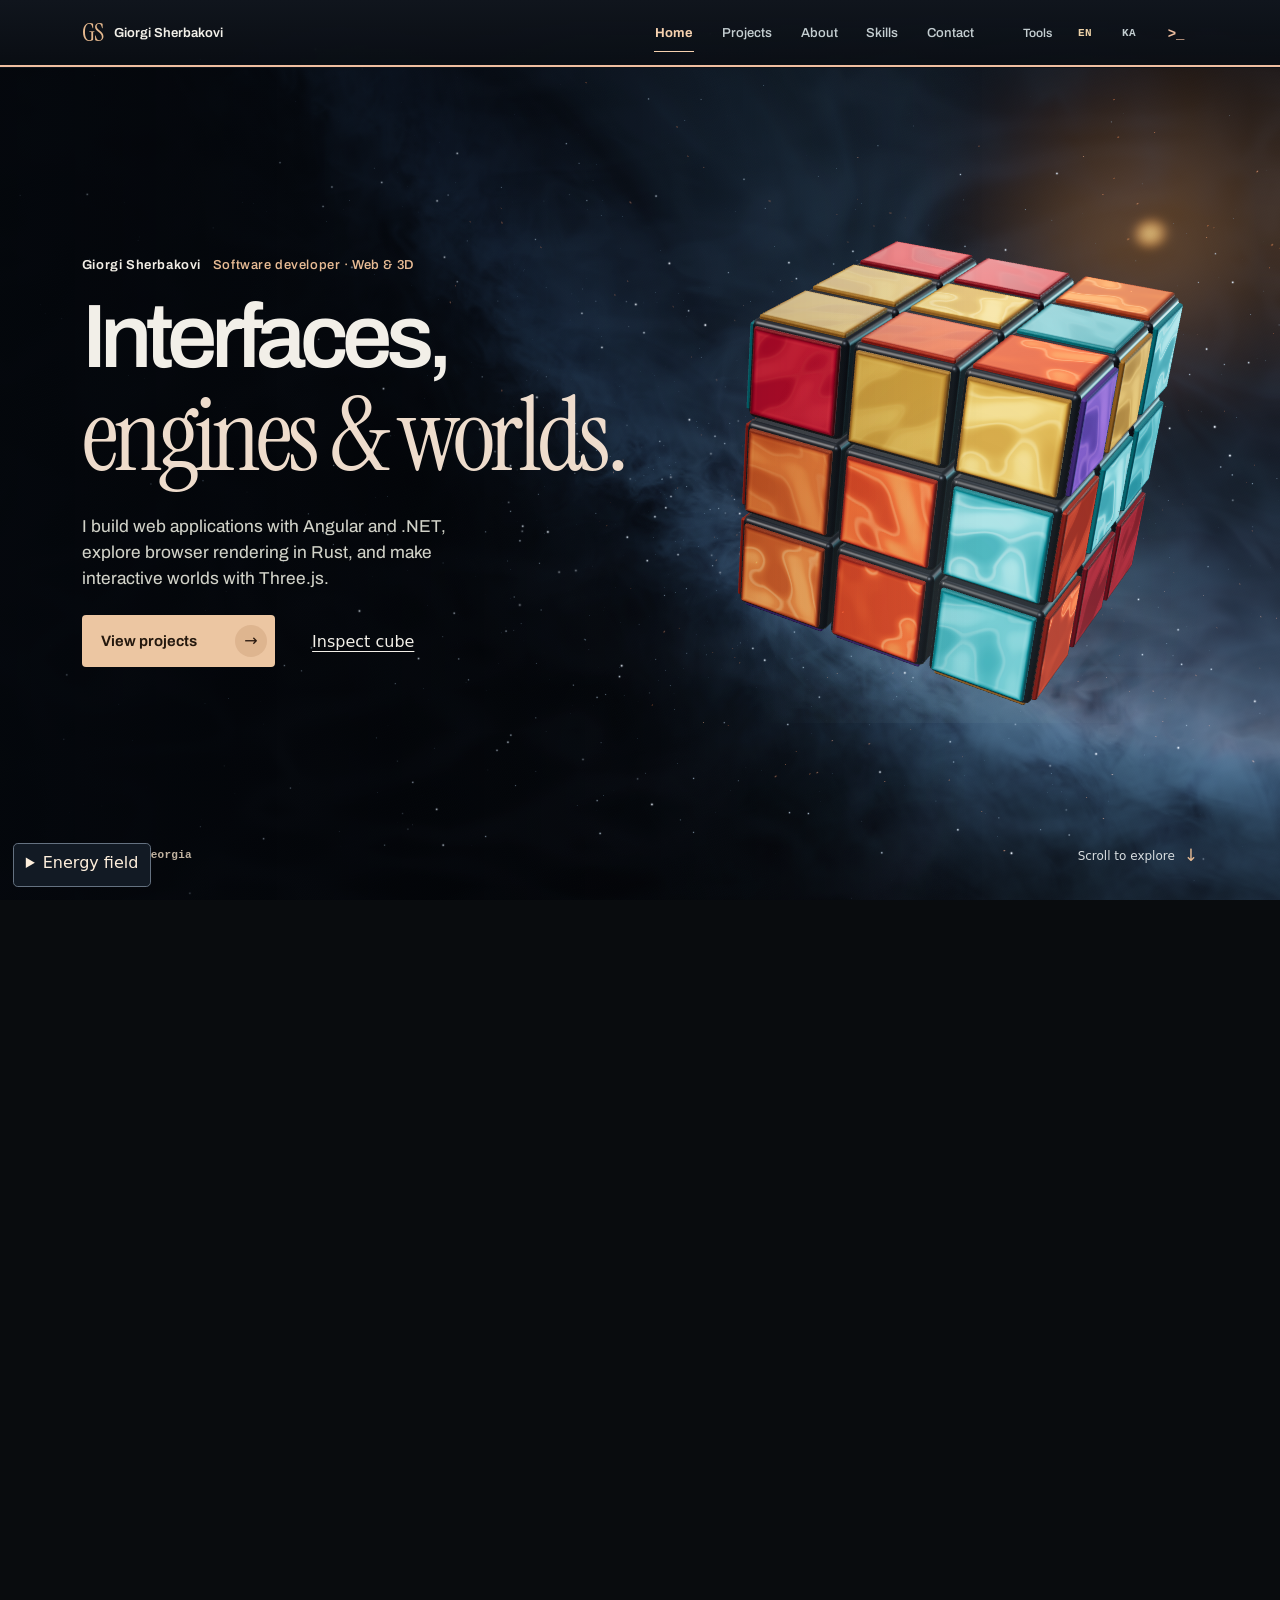
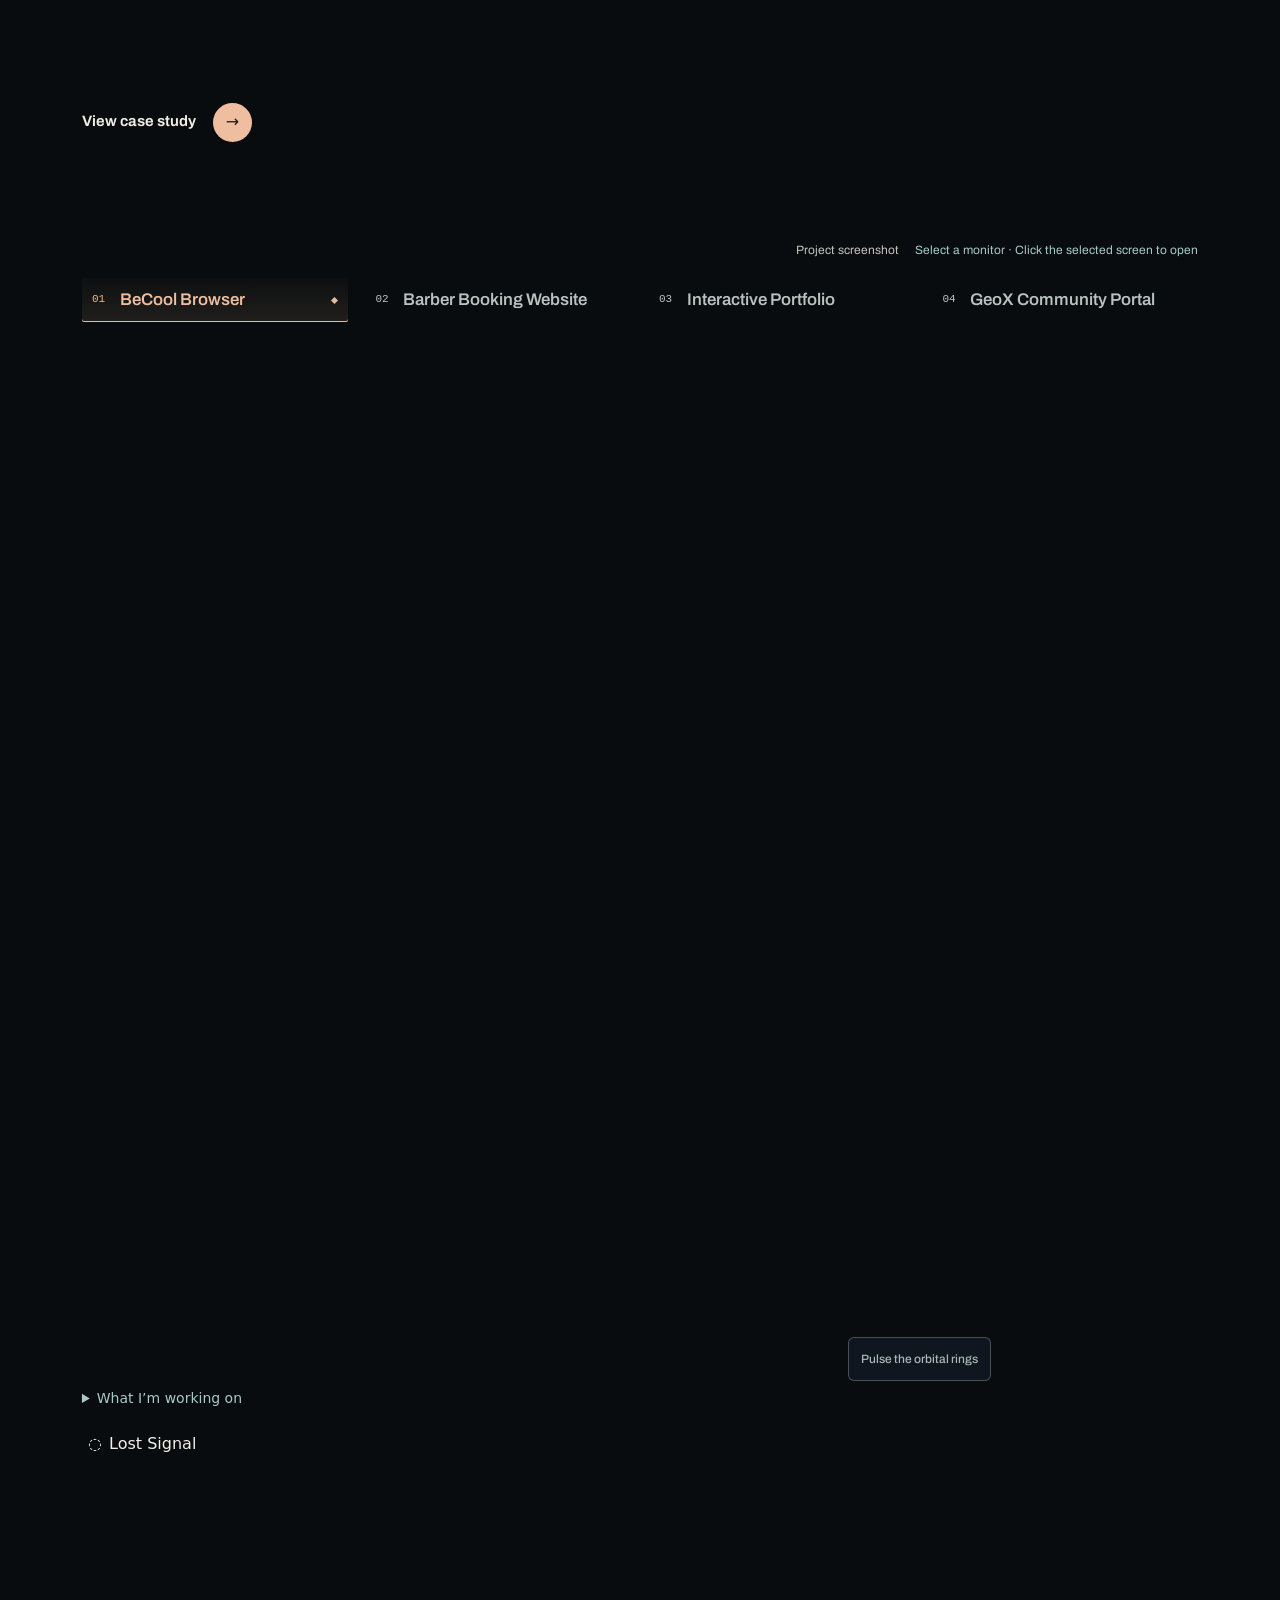
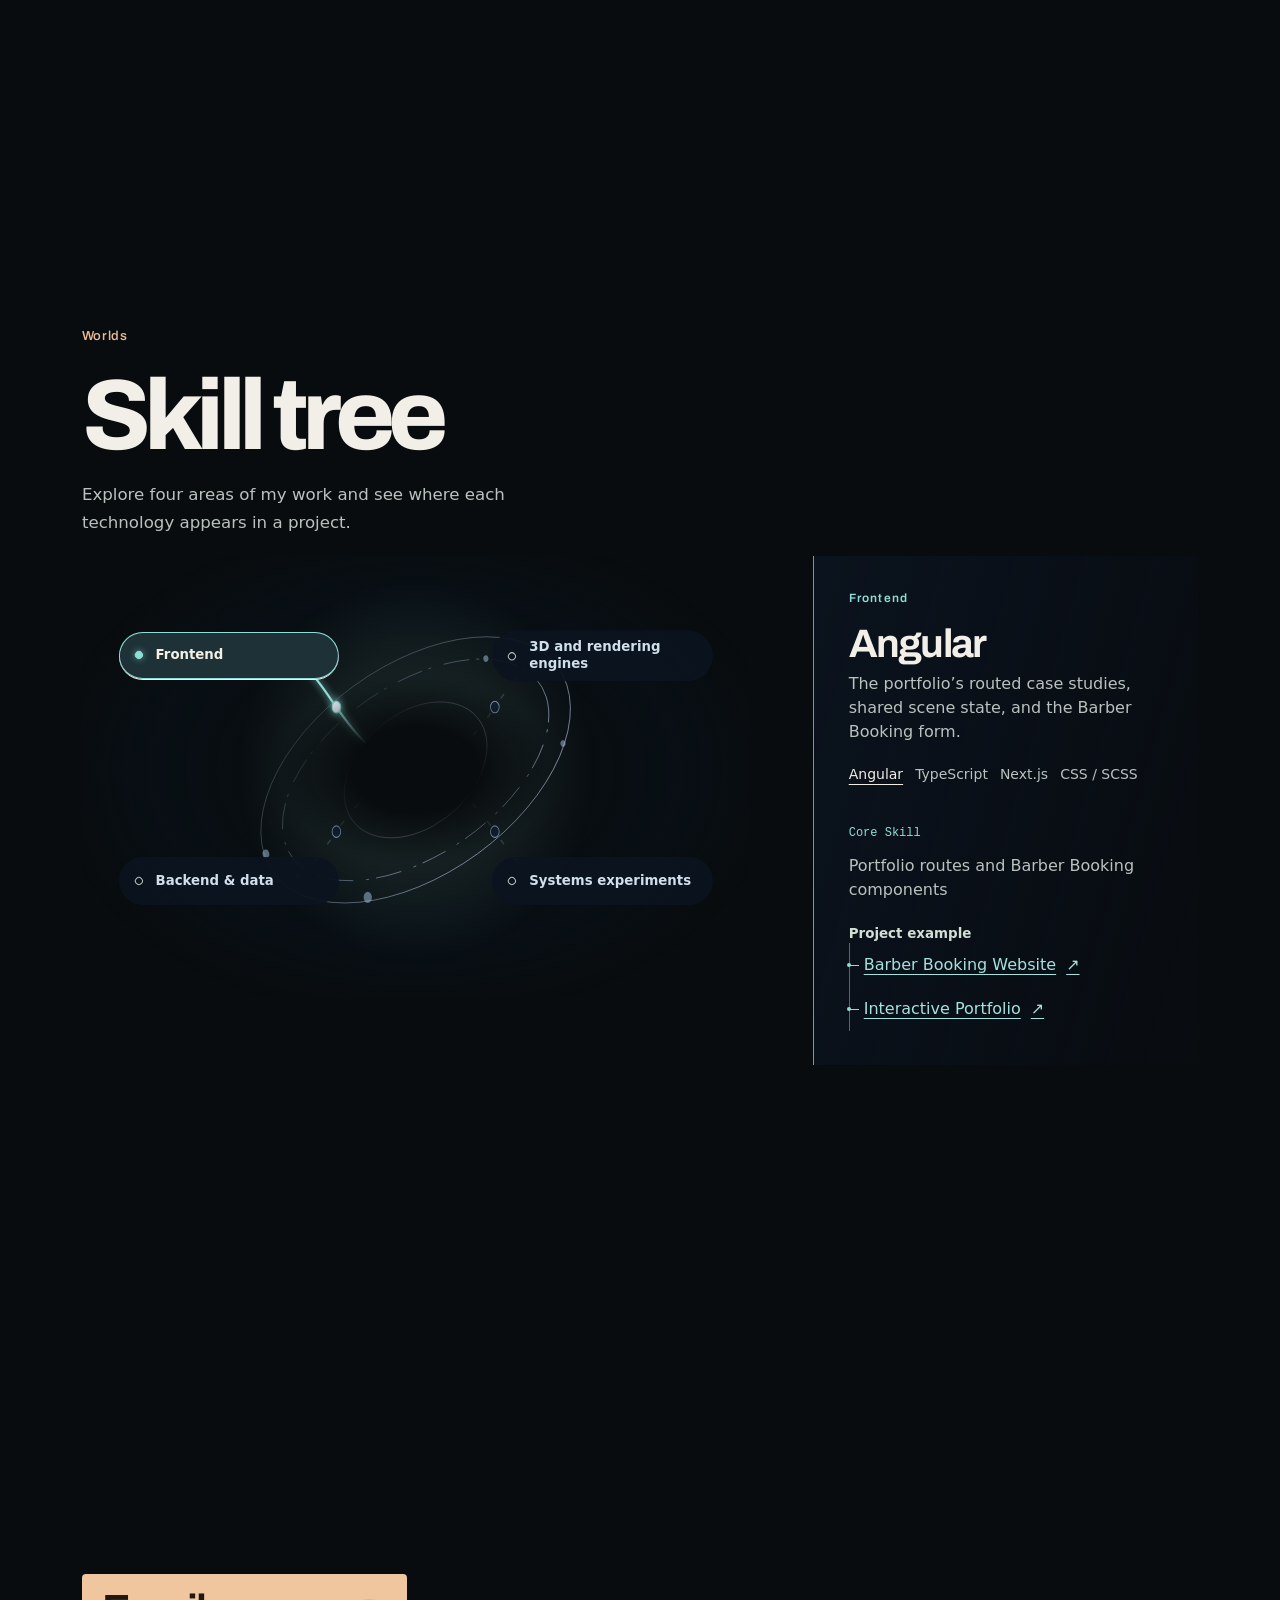
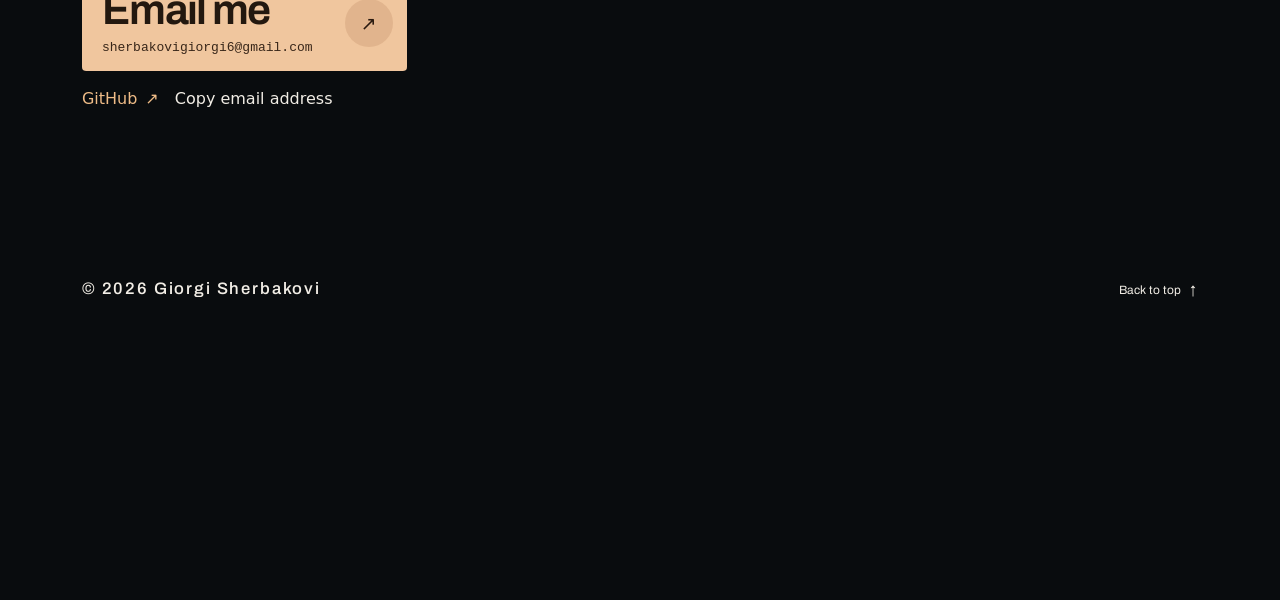
<file: index.html>
<!doctype html>
<html lang="en" data-beasties-container>
  <head>
    <meta charset="utf-8">
    <meta name="color-scheme" content="dark">
    <meta name="theme-color" content="#090c0e">
    <script>
      try {
        if (localStorage.getItem('developer-os-theme') !== null) {
          localStorage.removeItem('developer-os-theme');
        }
      } catch {}
    </script>
    <title>Giorgi Sherbakovi — Developer</title>
    <meta name="description" content="Giorgi Sherbakovi’s developer portfolio, featuring web apps, a 3D gallery, and an experimental browser engine in Rust.">
    <meta property="og:type" content="website">
    <meta property="og:title" content="Giorgi Sherbakovi — Developer">
    <meta property="og:site_name" content="Giorgi Sherbakovi">
    <meta property="og:description" content="Web apps, interactive 3D, and experiments with a browser engine.">
    <meta property="og:url" content="https://sherbakovi.me/">
    <meta property="og:image" content="https://sherbakovi.me/images/brand/giorgi-sherbakovi.png">
    <meta property="og:image:alt" content="GS monogram and the text “Giorgi Sherbakovi — Developer.”">
    <meta name="twitter:card" content="summary_large_image">
    <link rel="canonical" href="https://sherbakovi.me/">
    <base href="/">
    <meta name="viewport" content="width=device-width, initial-scale=1">
    <link rel="icon" type="image/x-icon" href="/favicon.ico" sizes="16x16 32x32 48x48">
    <link rel="icon" type="image/svg+xml" href="/favicon.svg" sizes="any">
    <link rel="apple-touch-icon" href="/apple-touch-icon.png" sizes="180x180">
    <script type="application/ld+json" id="site-identity">
      {
        "@context": "https://schema.org",
        "@type": "WebSite",
        "name": "Giorgi Sherbakovi",
        "url": "https://sherbakovi.me/"
      }
    </script>
  <style>:root{--v4-type:Archivo, "Segoe UI", system-ui, sans-serif;--v4-ease:cubic-bezier(.2, .82, .24, 1);--v4-flare:#efbea0}:root{--portfolio-display:"Inter", "Segoe UI", system-ui, sans-serif;--exhibition-paper:color-mix(in srgb, var(--bg) 90%, #272526);--exhibition-accent:color-mix(in srgb, var(--accent) 48%, var(--text));--exhibition-line:color-mix(in srgb, var(--text) 25%, transparent);--exhibition-gutter:clamp(20px, 6.4vw, 116px);--exhibition-end:max(var(--exhibition-gutter), 106px);--exhibition-display:"Baskervville", "Baskerville", "Georgia", serif;--exhibition-weight:400;--chrome-ease:cubic-bezier(.23, 1, .32, 1);--chrome-surface:#101619;--chrome-ink:#f2f0e9;--chrome-muted:#c3cdd0;--chrome-current:#ecd1a7;--chrome-highlight:rgb(199 224 221 / 10%)}@media(max-width:900px){:root{--exhibition-end:var(--exhibition-gutter)}}@media(prefers-reduced-motion:no-preference)and (hover:hover)and (pointer:fine){}:root{color-scheme:dark;--bg:#090c0e;--bg-soft:#101519;--bg-softer:#20272a;--panel:#151a1e;--panel-raised:#20272a;--card:rgb(255 255 255 / 7%);--card-strong:rgb(255 255 255 / 12%);--card-border:rgb(229 231 235 / 26%);--control-bg:rgb(255 255 255 / 8%);--control-hover:rgb(255 255 255 / 15%);--control-active:rgb(255 255 255 / 21%);--text:#f2efe8;--muted:#a1a1aa;--muted-strong:#d4d4d8;--icon:#d4d4d8;--accent:#d3e7e2;--accent-2:#9caaa7;--accent-soft:rgb(166 212 201 / 13%);--focus:#f0c893;--on-accent:#111214;--shadow-glow:0 18px 60px rgb(0 0 0 / 40%);--bg-orb-1:rgb(81 157 148 / 7%);--bg-orb-2:rgb(180 122 71 / 5%);--bg-orb-3:transparent;--success:#86efac;--warning:#fbbf24;--danger:#f87171;--radius-xl:16px;--radius-lg:12px;--radius-md:8px;--star-core:rgb(255 255 255 / 95%);--star-soft:rgb(255 255 255 / 55%);--star-dim:rgb(255 255 255 / 28%);--space-glow-y:0px;--space-far-x:0px;--space-far-y:0px;--space-far-rotate:0deg;--space-near-x:0px;--space-near-y:0px;--space-near-rotate:0deg;--space-trail-x:0px;--space-trail-y:0px;--space-trail-rotate:0deg}*{box-sizing:border-box}html{scroll-behavior:smooth;overflow-x:hidden;background:var(--bg)}html,body{width:100%;max-width:100%;min-height:100%;overflow-x:clip}body{position:relative;isolation:isolate;margin:0;min-height:100vh;font-family:Inter,system-ui,-apple-system,BlinkMacSystemFont,Segoe UI,sans-serif;background:radial-gradient(ellipse at 12% calc(-10% + var(--space-glow-y)),color-mix(in srgb,var(--bg-orb-1) 82%,transparent),transparent 40%),radial-gradient(ellipse at 88% calc(2% + var(--space-glow-y)),color-mix(in srgb,var(--bg-orb-2) 74%,transparent),transparent 36%),radial-gradient(ellipse at 42% 108%,color-mix(in srgb,var(--bg-orb-3) 90%,transparent),transparent 34%),linear-gradient(180deg,color-mix(in srgb,var(--bg) 88%,#000 12%),var(--bg));color:var(--text);overflow-x:clip;text-rendering:optimizeLegibility;-webkit-font-smoothing:antialiased}app-root{position:relative;z-index:2;display:block;max-width:100%;min-height:100vh;overflow-x:clip}@media(prefers-reduced-motion:reduce){html{scroll-behavior:auto}*,*:before,*:after{animation-duration:.01ms!important;animation-iteration-count:1!important;transition-duration:.01ms!important}}@media(max-width:640px){body{background:radial-gradient(ellipse at 50% -8%,var(--bg-orb-1),transparent 38%),radial-gradient(ellipse at 100% 18%,var(--bg-orb-2),transparent 34%),var(--bg)}}</style><link rel="stylesheet" href="styles-3JAUG3KJ.css" media="print" data-beasties-media="all"><noscript><link rel="stylesheet" href="styles-3JAUG3KJ.css"></noscript></head>
  <body>
    <app-root></app-root>
  <link rel="modulepreload" href="chunk-KOOFp351.js"><link rel="modulepreload" href="chunk-CfyvXMws.js"><link rel="modulepreload" href="chunk-CZF8_bRS.js"><script src="main-QUTDFA7X.js" type="module"></script><script>document.querySelectorAll('link[data-beasties-media]').forEach(function(l){l.media=l.getAttribute('data-beasties-media');l.removeAttribute('data-beasties-media')})</script><script type="module" src="/ping/ping.js"></script></body>
</html>
</file>
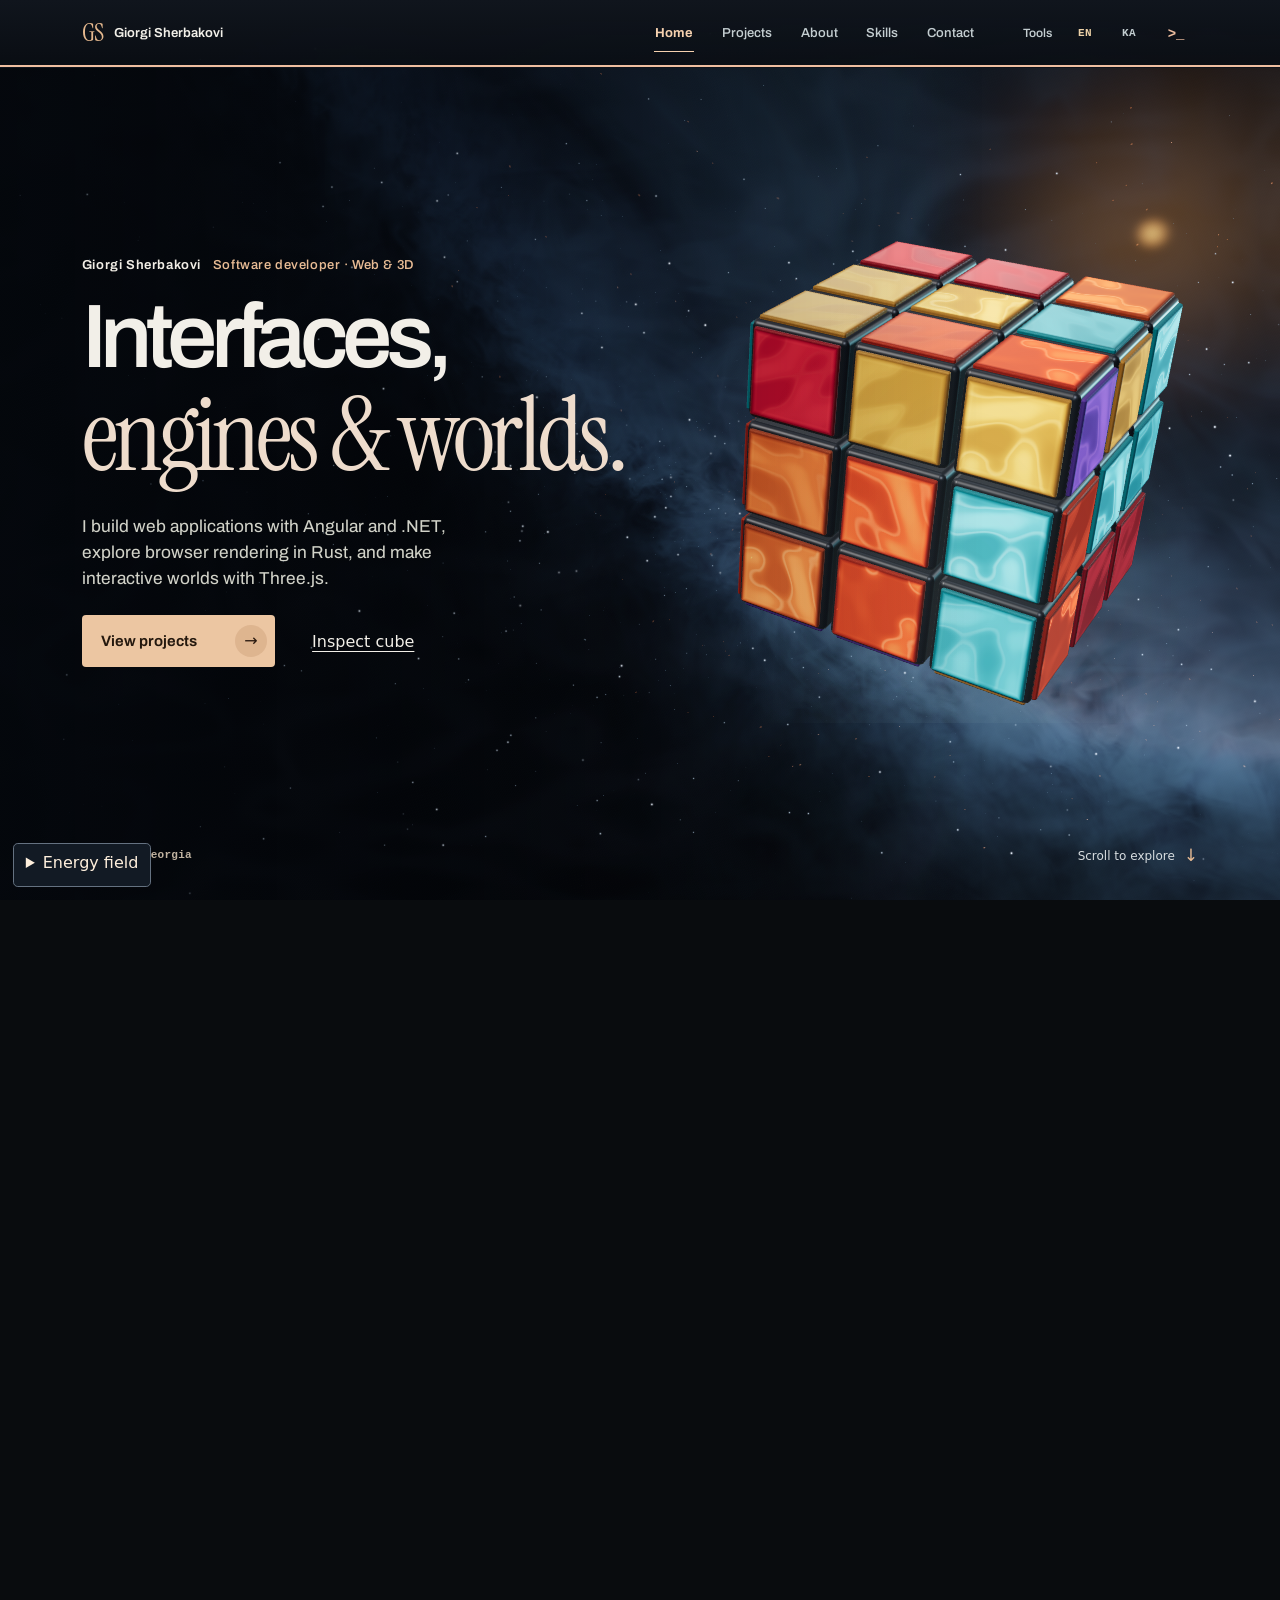
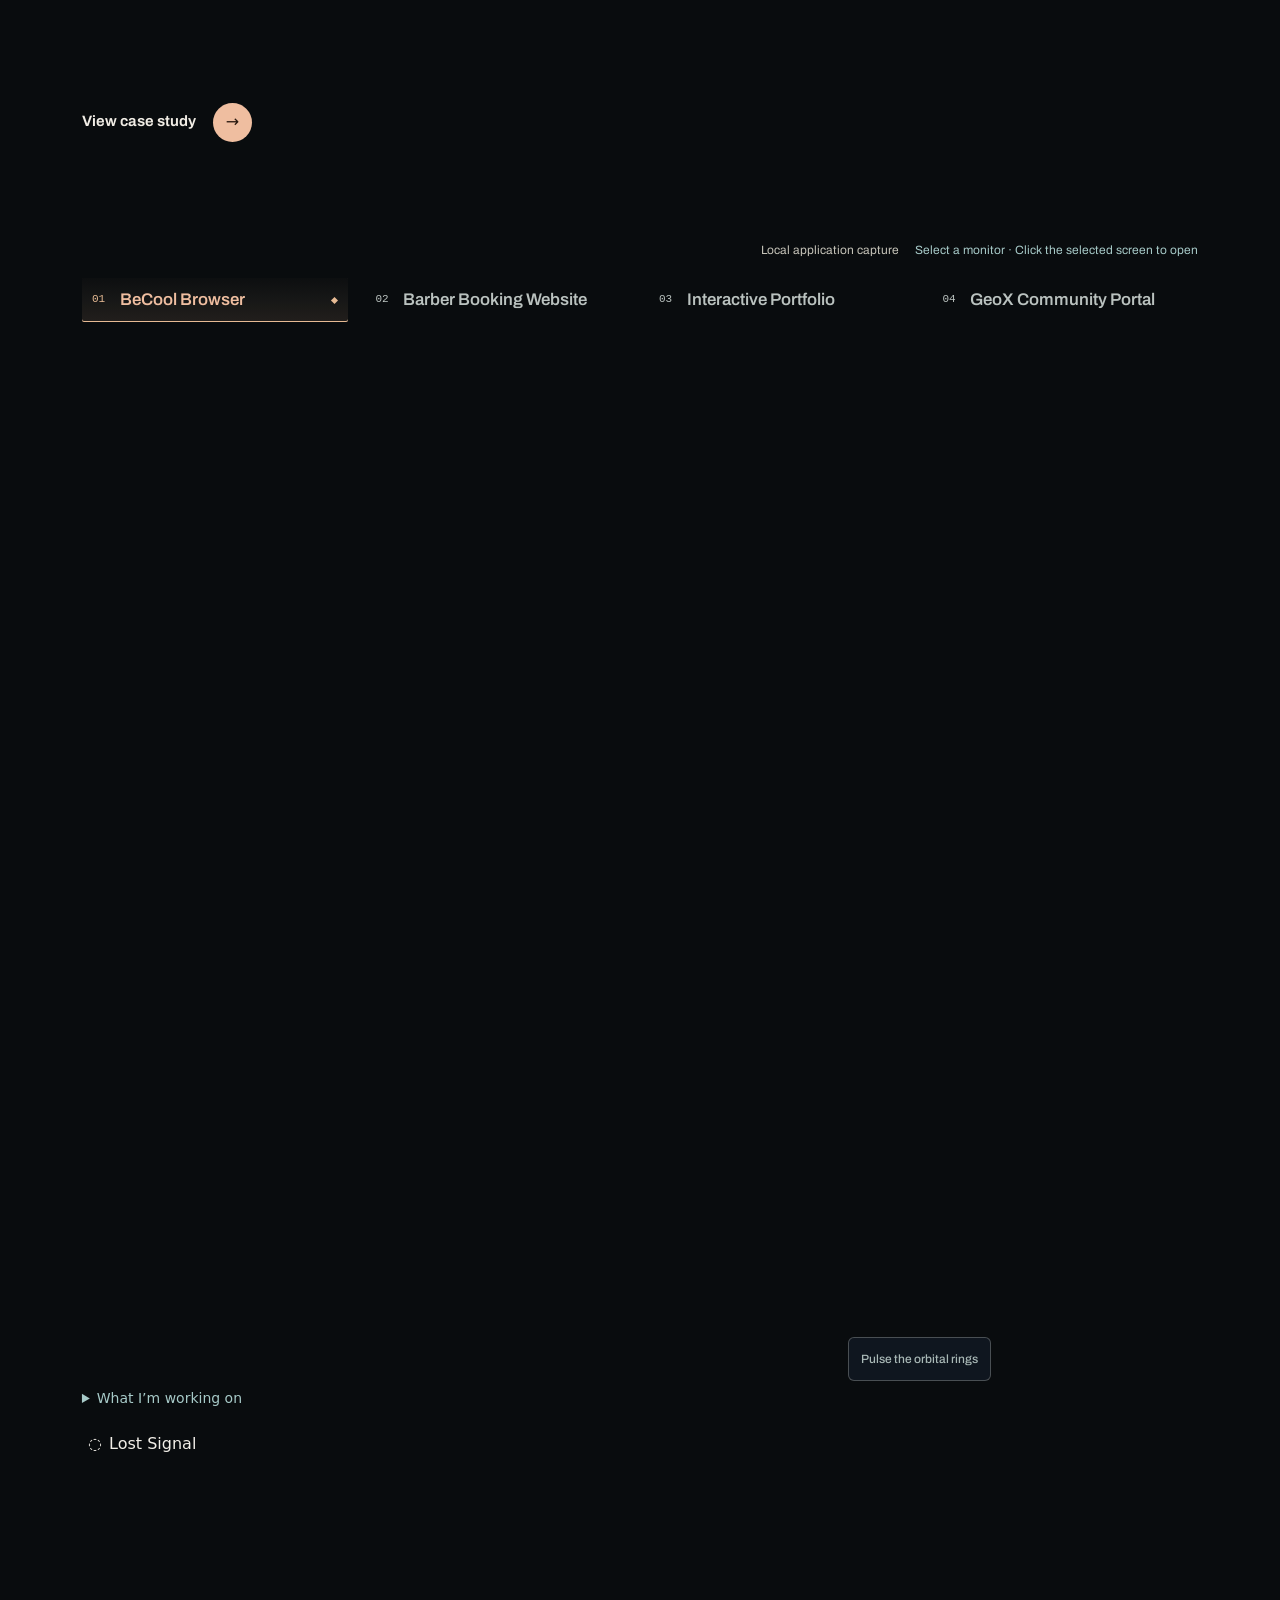
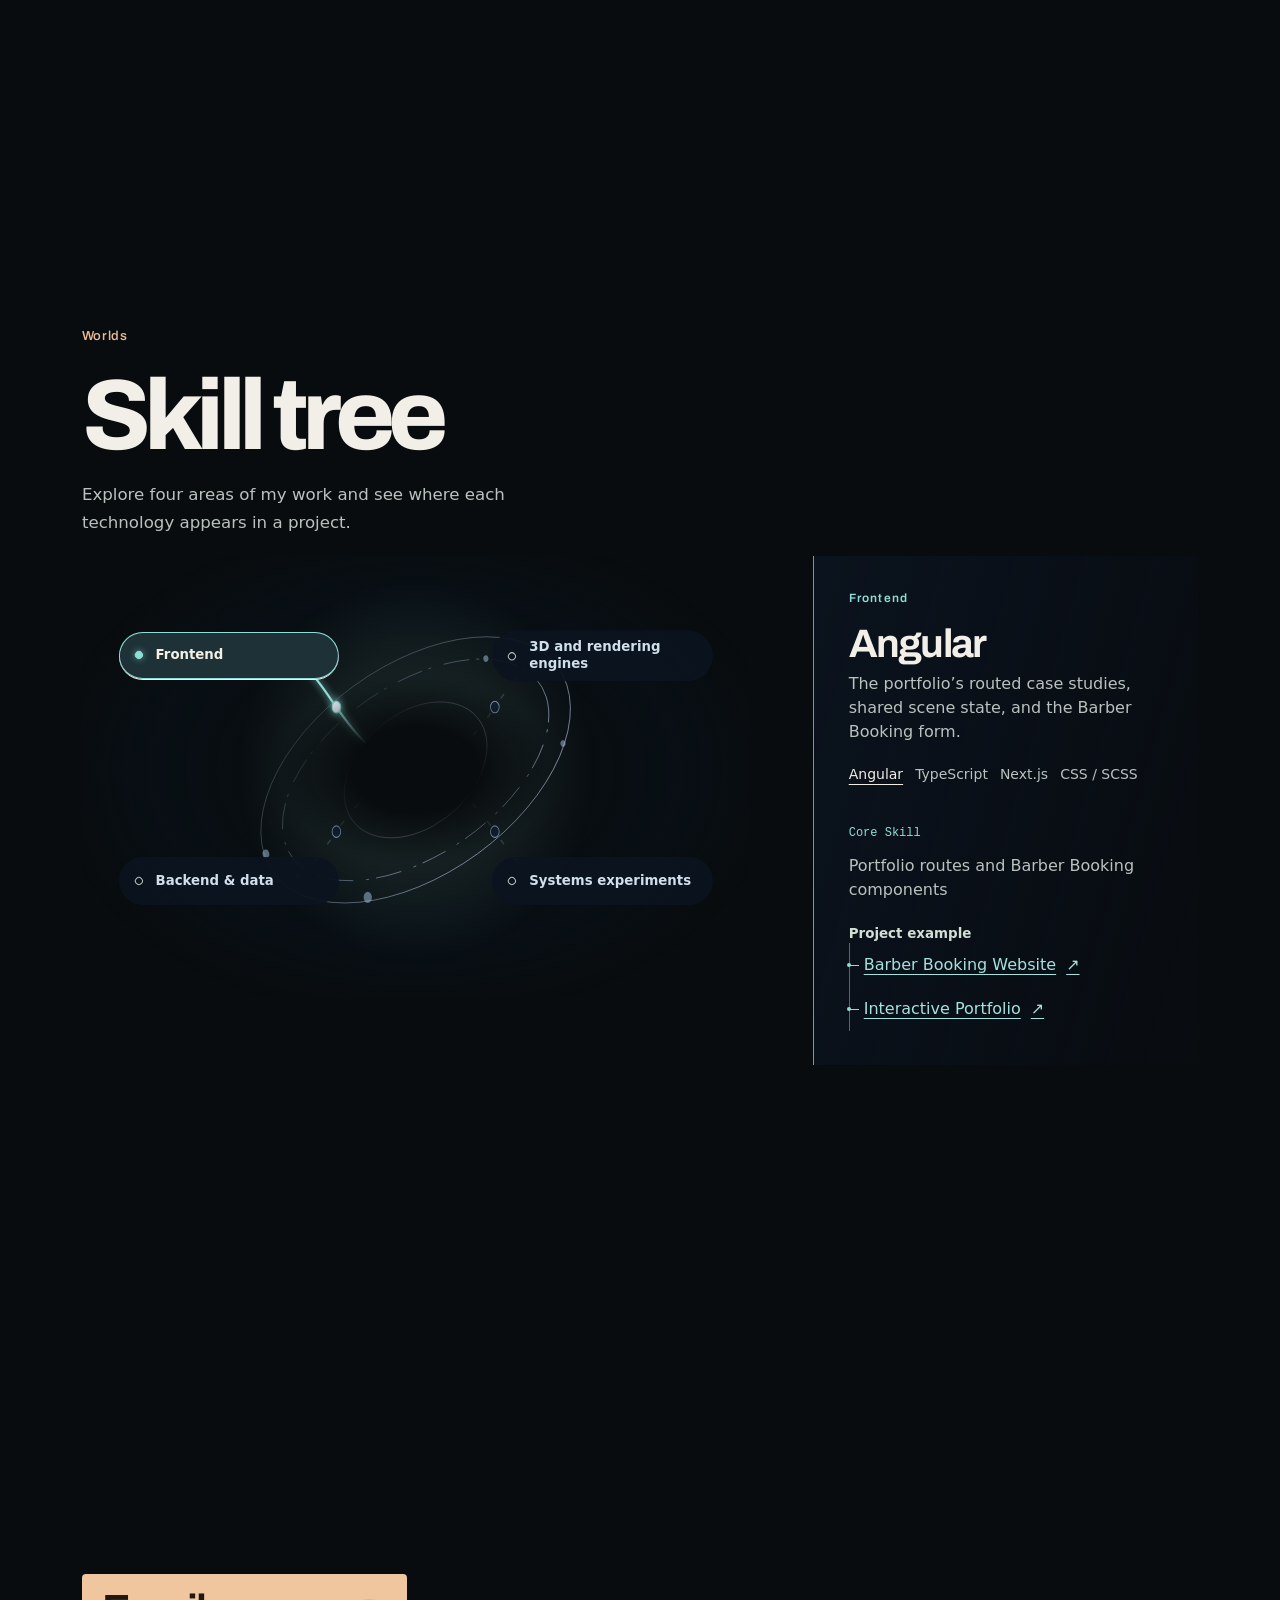
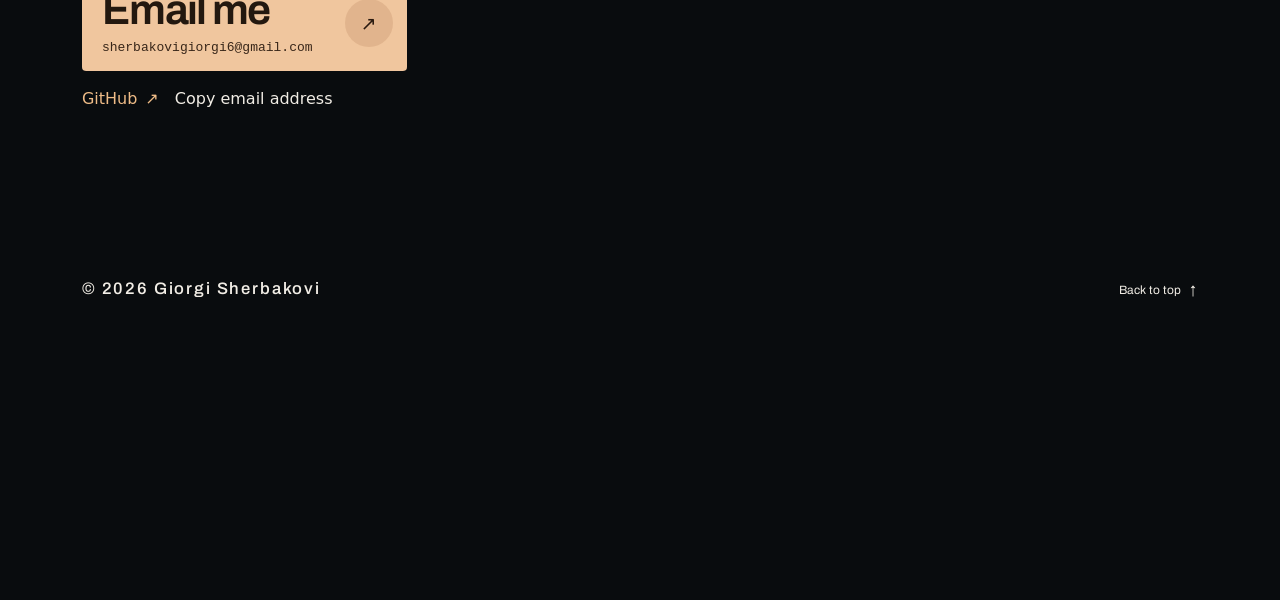
<file: contact/index.html>
<!doctype html>
<html lang="en" data-beasties-container>
  <head>
    <meta charset="utf-8">
    <meta name="color-scheme" content="dark">
    <meta name="theme-color" content="#090c0e">
    <script>
      try {
        if (localStorage.getItem('developer-os-theme') !== null) {
          localStorage.removeItem('developer-os-theme');
        }
      } catch {}
    </script>
    <title>Contact | Giorgi Sherbakovi</title>
    <meta name="description" content="Email and GitHub contact details for Giorgi Sherbakovi.">
    <meta property="og:type" content="website">
    <meta property="og:title" content="Contact | Giorgi Sherbakovi">
    <meta property="og:site_name" content="Giorgi Sherbakovi">
    <meta property="og:description" content="Email and GitHub contact details for Giorgi Sherbakovi.">
    <meta property="og:url" content="https://sherbakovi.me/contact/">
    <meta property="og:image" content="https://sherbakovi.me/images/brand/giorgi-sherbakovi.png">
    <meta property="og:image:alt" content="GS monogram and the text “Giorgi Sherbakovi — Developer.”">
    <meta name="twitter:card" content="summary_large_image">
    <link rel="canonical" href="https://sherbakovi.me/contact/">
    <base href="/">
    <meta name="viewport" content="width=device-width, initial-scale=1">
    <link rel="icon" type="image/x-icon" href="/favicon.ico" sizes="16x16 32x32 48x48">
    <link rel="icon" type="image/svg+xml" href="/favicon.svg" sizes="any">
    <link rel="apple-touch-icon" href="/apple-touch-icon.png" sizes="180x180">
    
  <style>:root{--v4-type:Archivo, "Segoe UI", system-ui, sans-serif;--v4-ease:cubic-bezier(.2, .82, .24, 1);--v4-flare:#efbea0}:root{--portfolio-display:"Inter", "Segoe UI", system-ui, sans-serif;--exhibition-paper:color-mix(in srgb, var(--bg) 90%, #272526);--exhibition-accent:color-mix(in srgb, var(--accent) 48%, var(--text));--exhibition-line:color-mix(in srgb, var(--text) 25%, transparent);--exhibition-gutter:clamp(20px, 6.4vw, 116px);--exhibition-end:max(var(--exhibition-gutter), 106px);--exhibition-display:"Baskervville", "Baskerville", "Georgia", serif;--exhibition-weight:400;--chrome-ease:cubic-bezier(.23, 1, .32, 1);--chrome-surface:#101619;--chrome-ink:#f2f0e9;--chrome-muted:#c3cdd0;--chrome-current:#ecd1a7;--chrome-highlight:rgb(199 224 221 / 10%)}@media(max-width:900px){:root{--exhibition-end:var(--exhibition-gutter)}}@media(prefers-reduced-motion:no-preference)and (hover:hover)and (pointer:fine){}:root{color-scheme:dark;--bg:#090c0e;--bg-soft:#101519;--bg-softer:#20272a;--panel:#151a1e;--panel-raised:#20272a;--card:rgb(255 255 255 / 7%);--card-strong:rgb(255 255 255 / 12%);--card-border:rgb(229 231 235 / 26%);--control-bg:rgb(255 255 255 / 8%);--control-hover:rgb(255 255 255 / 15%);--control-active:rgb(255 255 255 / 21%);--text:#f2efe8;--muted:#a1a1aa;--muted-strong:#d4d4d8;--icon:#d4d4d8;--accent:#d3e7e2;--accent-2:#9caaa7;--accent-soft:rgb(166 212 201 / 13%);--focus:#f0c893;--on-accent:#111214;--shadow-glow:0 18px 60px rgb(0 0 0 / 40%);--bg-orb-1:rgb(81 157 148 / 7%);--bg-orb-2:rgb(180 122 71 / 5%);--bg-orb-3:transparent;--success:#86efac;--warning:#fbbf24;--danger:#f87171;--radius-xl:16px;--radius-lg:12px;--radius-md:8px;--star-core:rgb(255 255 255 / 95%);--star-soft:rgb(255 255 255 / 55%);--star-dim:rgb(255 255 255 / 28%);--space-glow-y:0px;--space-far-x:0px;--space-far-y:0px;--space-far-rotate:0deg;--space-near-x:0px;--space-near-y:0px;--space-near-rotate:0deg;--space-trail-x:0px;--space-trail-y:0px;--space-trail-rotate:0deg}*{box-sizing:border-box}html{scroll-behavior:smooth;overflow-x:hidden;background:var(--bg)}html,body{width:100%;max-width:100%;min-height:100%;overflow-x:clip}body{position:relative;isolation:isolate;margin:0;min-height:100vh;font-family:Inter,system-ui,-apple-system,BlinkMacSystemFont,Segoe UI,sans-serif;background:radial-gradient(ellipse at 12% calc(-10% + var(--space-glow-y)),color-mix(in srgb,var(--bg-orb-1) 82%,transparent),transparent 40%),radial-gradient(ellipse at 88% calc(2% + var(--space-glow-y)),color-mix(in srgb,var(--bg-orb-2) 74%,transparent),transparent 36%),radial-gradient(ellipse at 42% 108%,color-mix(in srgb,var(--bg-orb-3) 90%,transparent),transparent 34%),linear-gradient(180deg,color-mix(in srgb,var(--bg) 88%,#000 12%),var(--bg));color:var(--text);overflow-x:clip;text-rendering:optimizeLegibility;-webkit-font-smoothing:antialiased}app-root{position:relative;z-index:2;display:block;max-width:100%;min-height:100vh;overflow-x:clip}@media(prefers-reduced-motion:reduce){html{scroll-behavior:auto}*,*:before,*:after{animation-duration:.01ms!important;animation-iteration-count:1!important;transition-duration:.01ms!important}}@media(max-width:640px){body{background:radial-gradient(ellipse at 50% -8%,var(--bg-orb-1),transparent 38%),radial-gradient(ellipse at 100% 18%,var(--bg-orb-2),transparent 34%),var(--bg)}}</style><link rel="stylesheet" href="styles-3JAUG3KJ.css" media="print" data-beasties-media="all"><noscript><link rel="stylesheet" href="styles-3JAUG3KJ.css"></noscript></head>
  <body>
    <app-root></app-root>
  <link rel="modulepreload" href="chunk-KOOFp351.js"><link rel="modulepreload" href="chunk-CfyvXMws.js"><link rel="modulepreload" href="chunk-CZF8_bRS.js"><script src="main-QUTDFA7X.js" type="module"></script><script>document.querySelectorAll('link[data-beasties-media]').forEach(function(l){l.media=l.getAttribute('data-beasties-media');l.removeAttribute('data-beasties-media')})</script><script type="module" src="/ping/ping.js"></script></body>
</html>
</file>
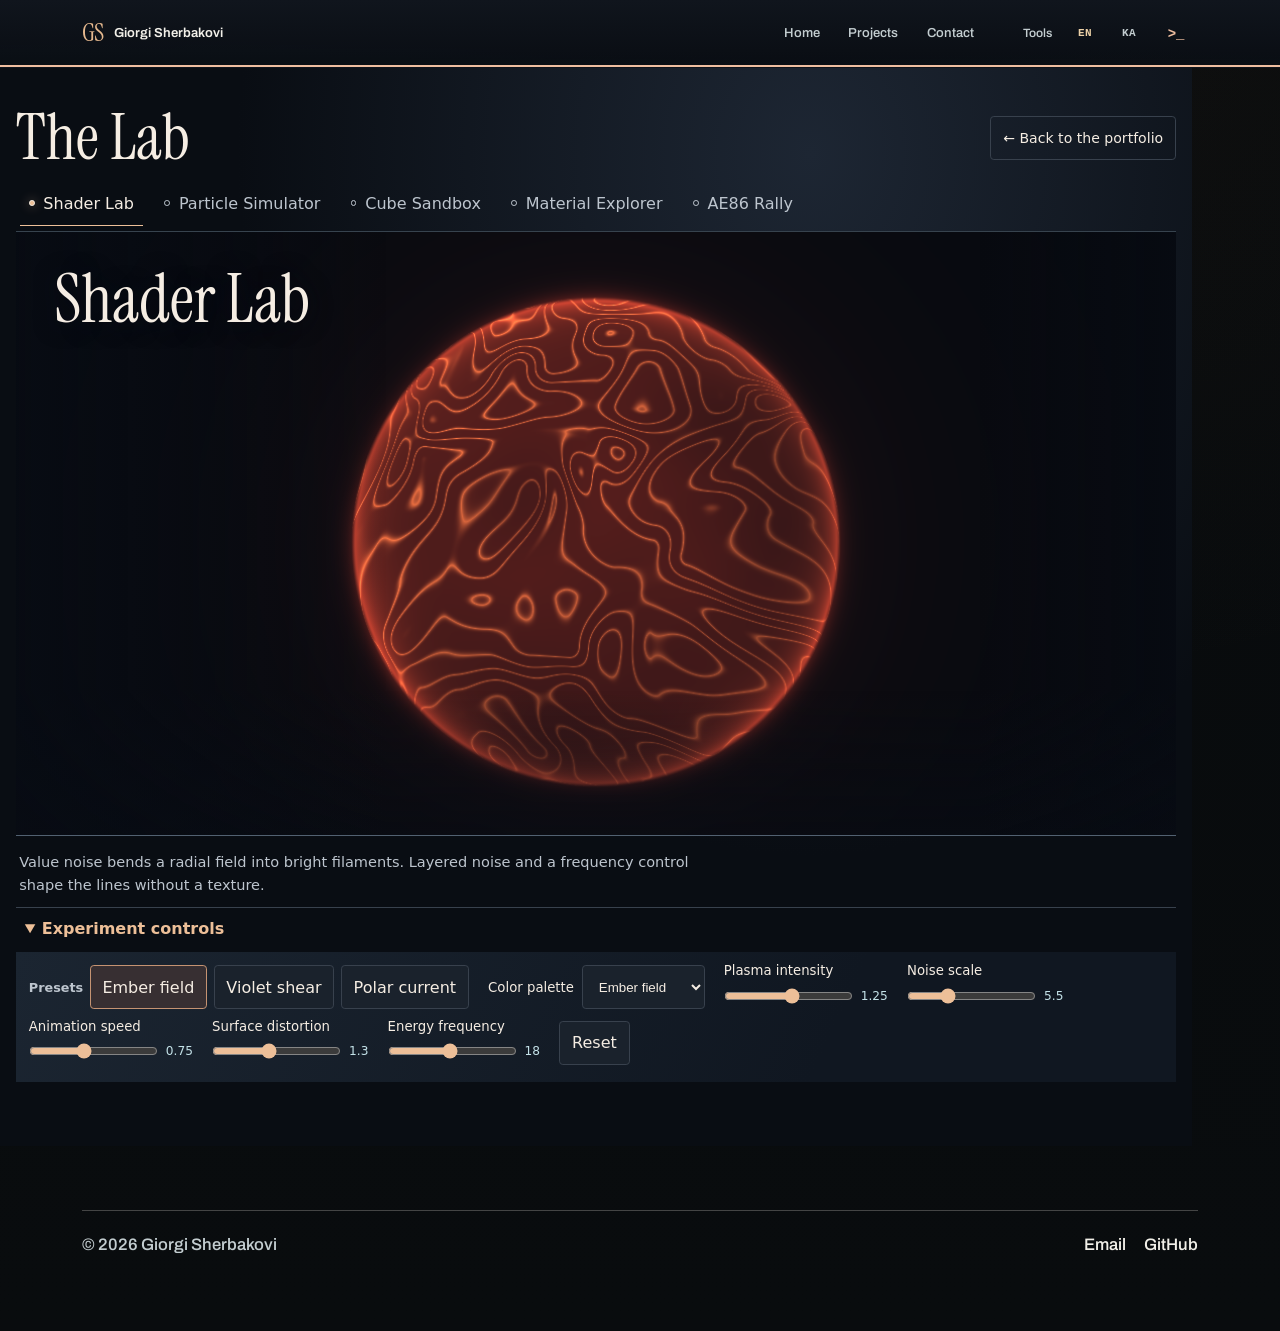
<file: lab/index.html>
<!doctype html>
<html lang="en" data-beasties-container>
  <head>
    <meta charset="utf-8">
    <meta name="color-scheme" content="dark">
    <meta name="theme-color" content="#090c0e">
    <script>
      try {
        if (localStorage.getItem('developer-os-theme') !== null) {
          localStorage.removeItem('developer-os-theme');
        }
      } catch {}
    </script>
    <title>The Lab | Giorgi Sherbakovi</title>
    <meta name="description" content="Interactive shader, particle, cube and material experiments from Developer OS.">
    <meta property="og:type" content="website">
    <meta property="og:title" content="The Lab | Giorgi Sherbakovi">
    <meta property="og:site_name" content="Giorgi Sherbakovi">
    <meta property="og:description" content="Interactive shader, particle, cube and material experiments from Developer OS.">
    <meta property="og:url" content="https://sherbakovi.me/lab/">
    <meta property="og:image" content="https://sherbakovi.me/images/brand/giorgi-sherbakovi.png">
    <meta property="og:image:alt" content="GS monogram and the text “Giorgi Sherbakovi — Developer.”">
    <meta name="twitter:card" content="summary_large_image">
    <link rel="canonical" href="https://sherbakovi.me/lab/">
    <base href="/">
    <meta name="viewport" content="width=device-width, initial-scale=1">
    <link rel="icon" type="image/x-icon" href="/favicon.ico" sizes="16x16 32x32 48x48">
    <link rel="icon" type="image/svg+xml" href="/favicon.svg" sizes="any">
    <link rel="apple-touch-icon" href="/apple-touch-icon.png" sizes="180x180">
    
  <style>:root{--v4-type:Archivo, "Segoe UI", system-ui, sans-serif;--v4-ease:cubic-bezier(.2, .82, .24, 1);--v4-flare:#efbea0}:root{--portfolio-display:"Inter", "Segoe UI", system-ui, sans-serif;--exhibition-paper:color-mix(in srgb, var(--bg) 90%, #272526);--exhibition-accent:color-mix(in srgb, var(--accent) 48%, var(--text));--exhibition-line:color-mix(in srgb, var(--text) 25%, transparent);--exhibition-gutter:clamp(20px, 6.4vw, 116px);--exhibition-end:max(var(--exhibition-gutter), 106px);--exhibition-display:"Baskervville", "Baskerville", "Georgia", serif;--exhibition-weight:400;--chrome-ease:cubic-bezier(.23, 1, .32, 1);--chrome-surface:#101619;--chrome-ink:#f2f0e9;--chrome-muted:#c3cdd0;--chrome-current:#ecd1a7;--chrome-highlight:rgb(199 224 221 / 10%)}@media(max-width:900px){:root{--exhibition-end:var(--exhibition-gutter)}}@media(prefers-reduced-motion:no-preference)and (hover:hover)and (pointer:fine){}:root{color-scheme:dark;--bg:#090c0e;--bg-soft:#101519;--bg-softer:#20272a;--panel:#151a1e;--panel-raised:#20272a;--card:rgb(255 255 255 / 7%);--card-strong:rgb(255 255 255 / 12%);--card-border:rgb(229 231 235 / 26%);--control-bg:rgb(255 255 255 / 8%);--control-hover:rgb(255 255 255 / 15%);--control-active:rgb(255 255 255 / 21%);--text:#f2efe8;--muted:#a1a1aa;--muted-strong:#d4d4d8;--icon:#d4d4d8;--accent:#d3e7e2;--accent-2:#9caaa7;--accent-soft:rgb(166 212 201 / 13%);--focus:#f0c893;--on-accent:#111214;--shadow-glow:0 18px 60px rgb(0 0 0 / 40%);--bg-orb-1:rgb(81 157 148 / 7%);--bg-orb-2:rgb(180 122 71 / 5%);--bg-orb-3:transparent;--success:#86efac;--warning:#fbbf24;--danger:#f87171;--radius-xl:16px;--radius-lg:12px;--radius-md:8px;--star-core:rgb(255 255 255 / 95%);--star-soft:rgb(255 255 255 / 55%);--star-dim:rgb(255 255 255 / 28%);--space-glow-y:0px;--space-far-x:0px;--space-far-y:0px;--space-far-rotate:0deg;--space-near-x:0px;--space-near-y:0px;--space-near-rotate:0deg;--space-trail-x:0px;--space-trail-y:0px;--space-trail-rotate:0deg}*{box-sizing:border-box}html{scroll-behavior:smooth;overflow-x:hidden;background:var(--bg)}html,body{width:100%;max-width:100%;min-height:100%;overflow-x:clip}body{position:relative;isolation:isolate;margin:0;min-height:100vh;font-family:Inter,system-ui,-apple-system,BlinkMacSystemFont,Segoe UI,sans-serif;background:radial-gradient(ellipse at 12% calc(-10% + var(--space-glow-y)),color-mix(in srgb,var(--bg-orb-1) 82%,transparent),transparent 40%),radial-gradient(ellipse at 88% calc(2% + var(--space-glow-y)),color-mix(in srgb,var(--bg-orb-2) 74%,transparent),transparent 36%),radial-gradient(ellipse at 42% 108%,color-mix(in srgb,var(--bg-orb-3) 90%,transparent),transparent 34%),linear-gradient(180deg,color-mix(in srgb,var(--bg) 88%,#000 12%),var(--bg));color:var(--text);overflow-x:clip;text-rendering:optimizeLegibility;-webkit-font-smoothing:antialiased}app-root{position:relative;z-index:2;display:block;max-width:100%;min-height:100vh;overflow-x:clip}@media(prefers-reduced-motion:reduce){html{scroll-behavior:auto}*,*:before,*:after{animation-duration:.01ms!important;animation-iteration-count:1!important;transition-duration:.01ms!important}}@media(max-width:640px){body{background:radial-gradient(ellipse at 50% -8%,var(--bg-orb-1),transparent 38%),radial-gradient(ellipse at 100% 18%,var(--bg-orb-2),transparent 34%),var(--bg)}}</style><link rel="stylesheet" href="styles-3JAUG3KJ.css" media="print" data-beasties-media="all"><noscript><link rel="stylesheet" href="styles-3JAUG3KJ.css"></noscript></head>
  <body>
    <app-root></app-root>
  <link rel="modulepreload" href="chunk-KOOFp351.js"><link rel="modulepreload" href="chunk-CfyvXMws.js"><link rel="modulepreload" href="chunk-CZF8_bRS.js"><script src="main-QUTDFA7X.js" type="module"></script><script>document.querySelectorAll('link[data-beasties-media]').forEach(function(l){l.media=l.getAttribute('data-beasties-media');l.removeAttribute('data-beasties-media')})</script><script type="module" src="/ping/ping.js"></script></body>
</html>
</file>
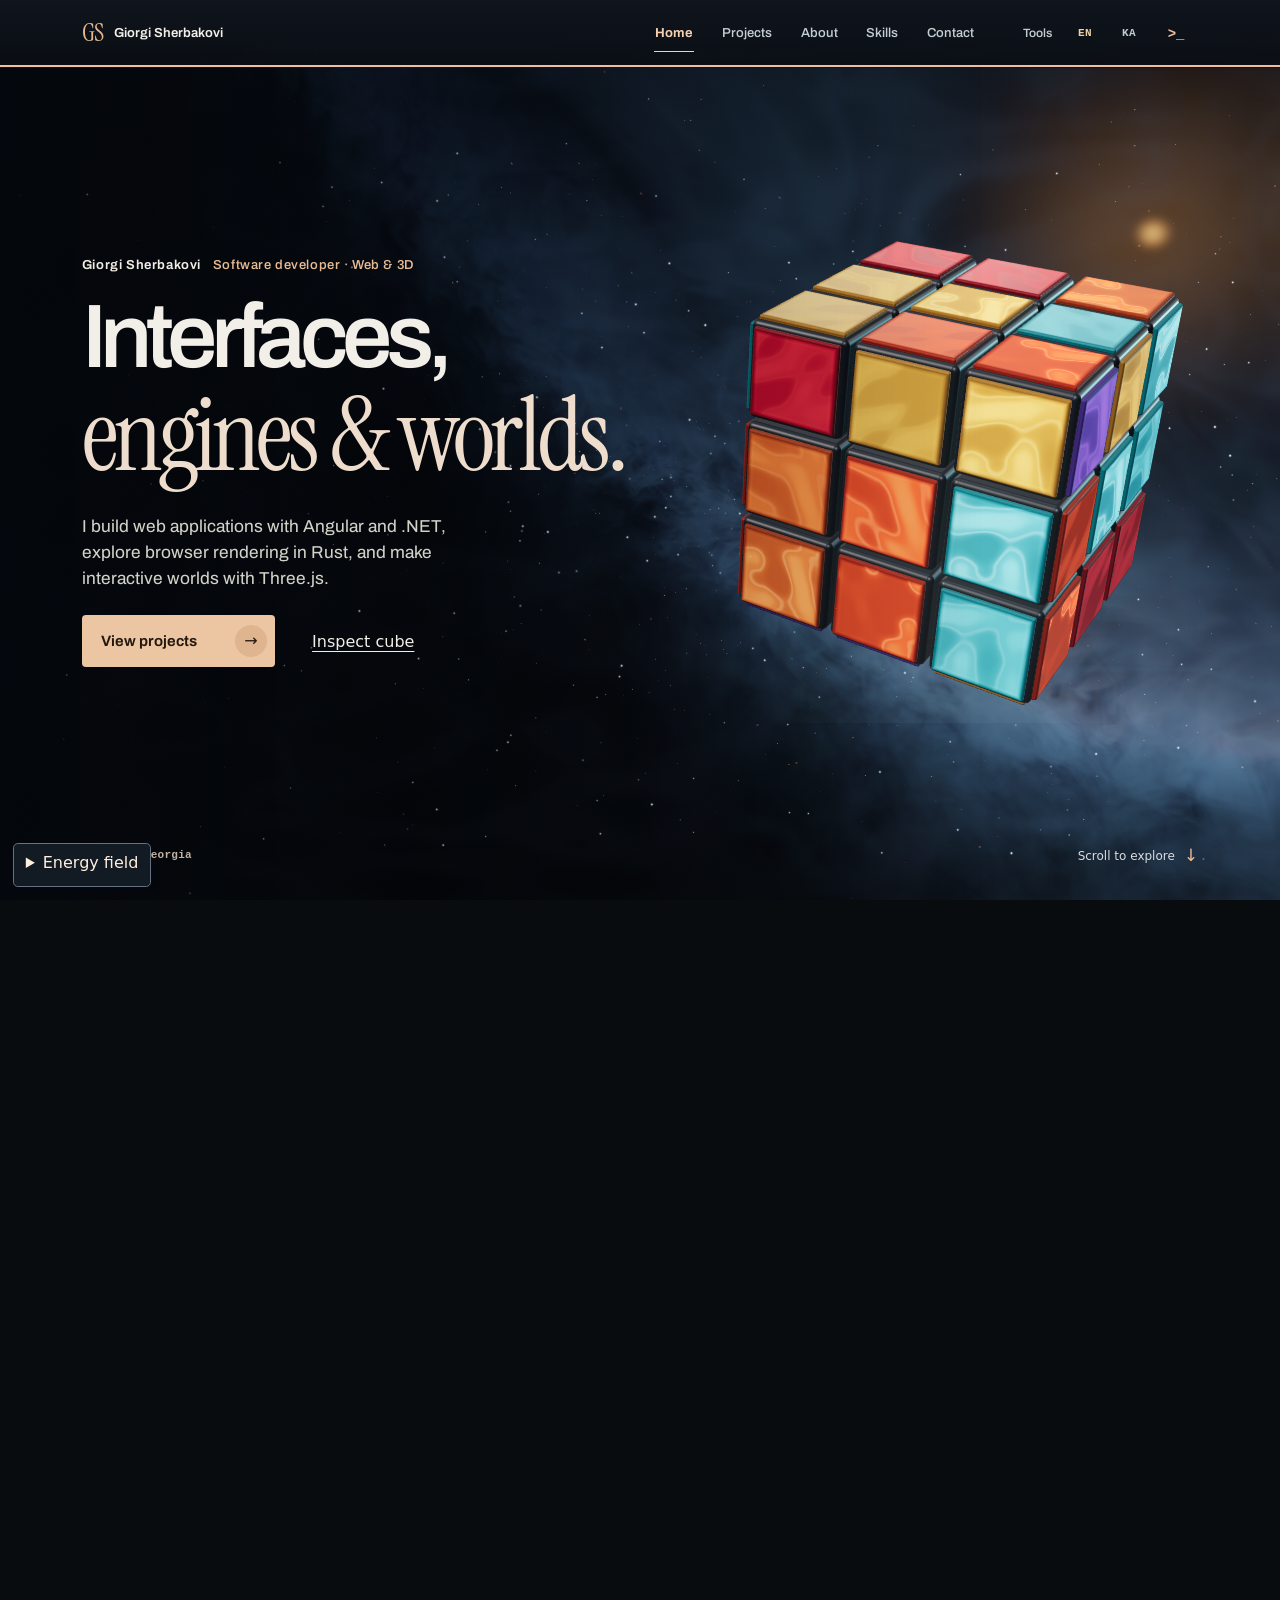
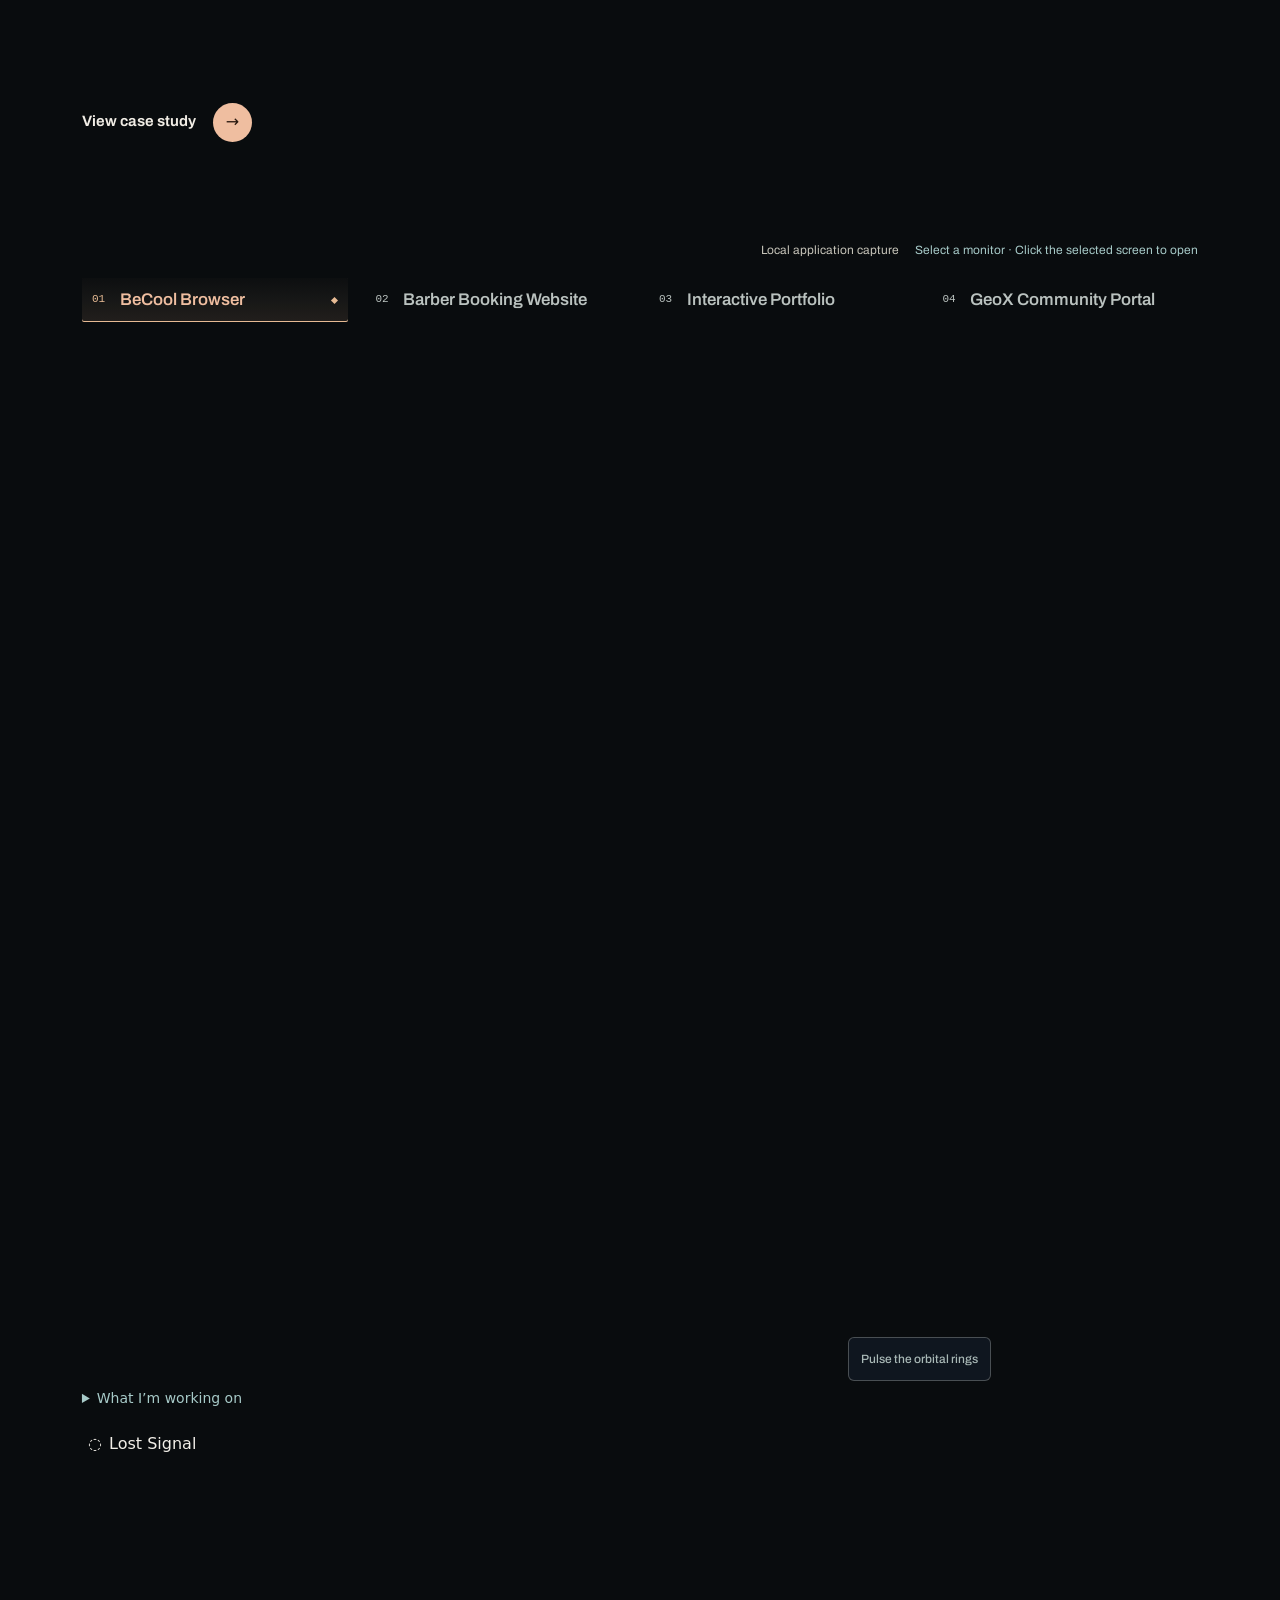
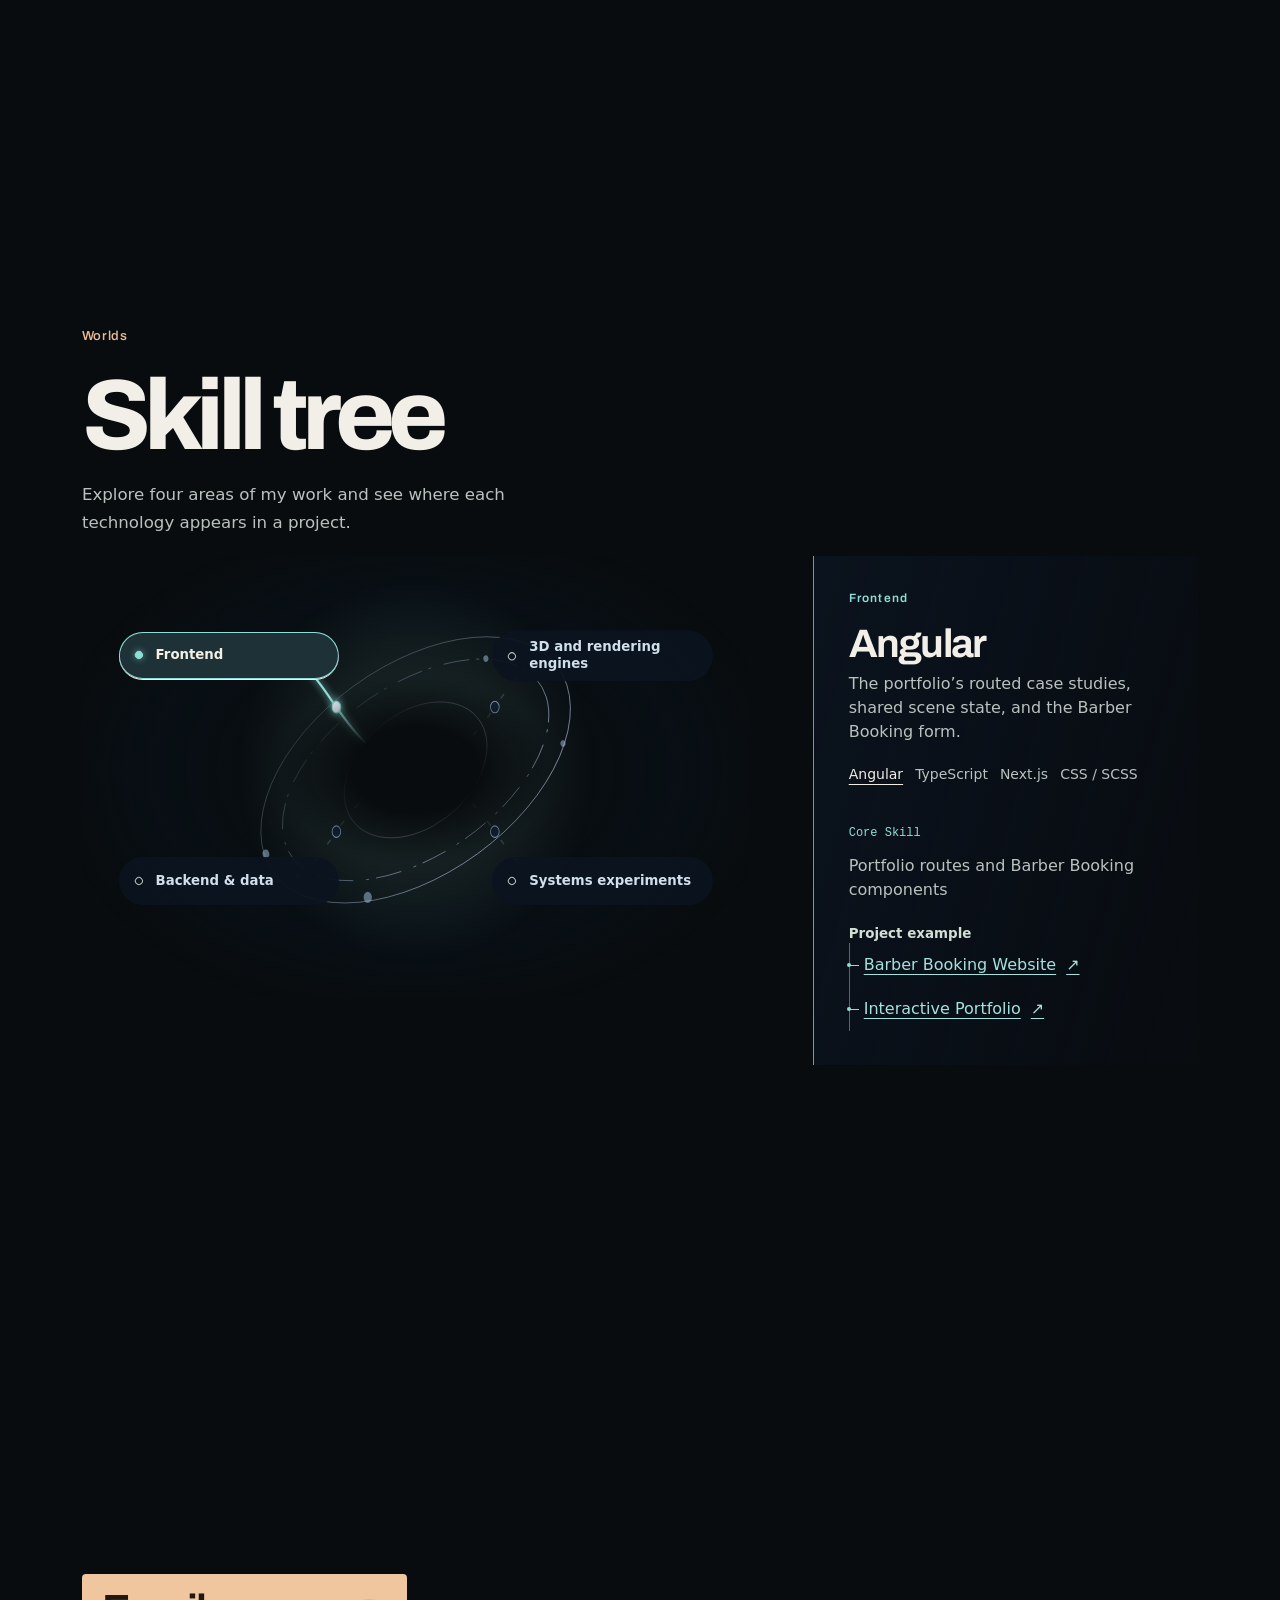
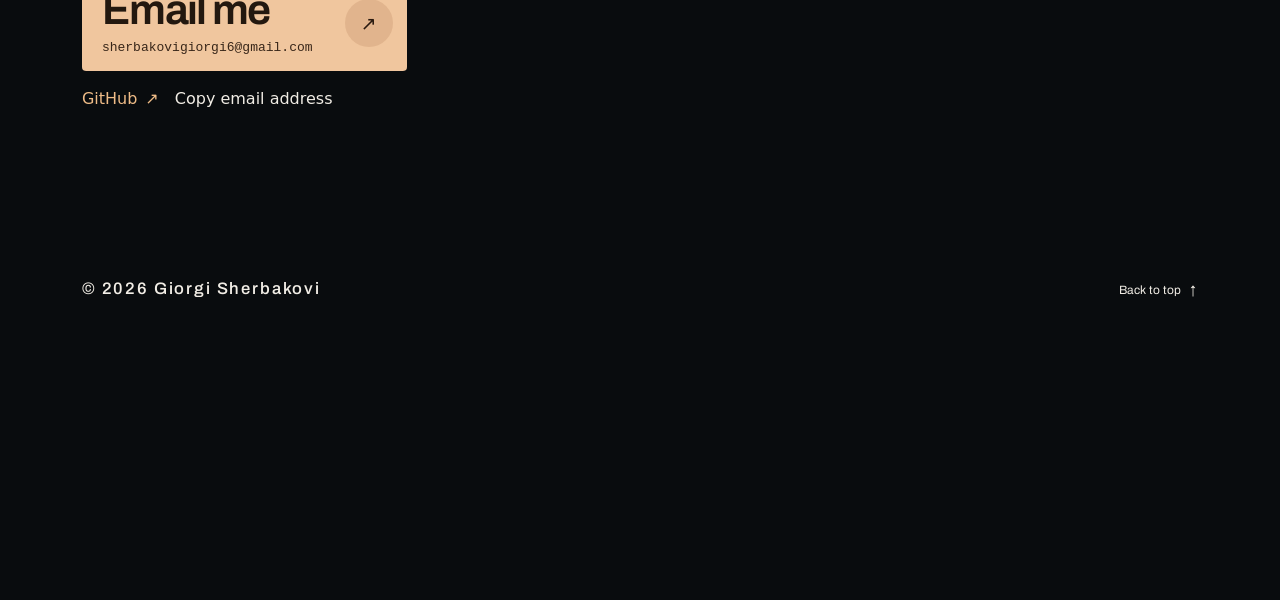
<file: projects/index.html>
<!doctype html>
<html lang="en" data-beasties-container>
  <head>
    <meta charset="utf-8">
    <meta name="color-scheme" content="dark">
    <meta name="theme-color" content="#090c0e">
    <script>
      try {
        if (localStorage.getItem('developer-os-theme') !== null) {
          localStorage.removeItem('developer-os-theme');
        }
      } catch {}
    </script>
    <title>Projects | Giorgi Sherbakovi</title>
    <meta name="description" content="Selected projects and case studies by Giorgi Sherbakovi.">
    <meta property="og:type" content="website">
    <meta property="og:title" content="Projects | Giorgi Sherbakovi">
    <meta property="og:site_name" content="Giorgi Sherbakovi">
    <meta property="og:description" content="Selected projects and case studies by Giorgi Sherbakovi.">
    <meta property="og:url" content="https://sherbakovi.me/projects/">
    <meta property="og:image" content="https://sherbakovi.me/images/brand/giorgi-sherbakovi.png">
    <meta property="og:image:alt" content="GS monogram and the text “Giorgi Sherbakovi — Developer.”">
    <meta name="twitter:card" content="summary_large_image">
    <link rel="canonical" href="https://sherbakovi.me/projects/">
    <base href="/">
    <meta name="viewport" content="width=device-width, initial-scale=1">
    <link rel="icon" type="image/x-icon" href="/favicon.ico" sizes="16x16 32x32 48x48">
    <link rel="icon" type="image/svg+xml" href="/favicon.svg" sizes="any">
    <link rel="apple-touch-icon" href="/apple-touch-icon.png" sizes="180x180">
    
  <style>:root{--v4-type:Archivo, "Segoe UI", system-ui, sans-serif;--v4-ease:cubic-bezier(.2, .82, .24, 1);--v4-flare:#efbea0}:root{--portfolio-display:"Inter", "Segoe UI", system-ui, sans-serif;--exhibition-paper:color-mix(in srgb, var(--bg) 90%, #272526);--exhibition-accent:color-mix(in srgb, var(--accent) 48%, var(--text));--exhibition-line:color-mix(in srgb, var(--text) 25%, transparent);--exhibition-gutter:clamp(20px, 6.4vw, 116px);--exhibition-end:max(var(--exhibition-gutter), 106px);--exhibition-display:"Baskervville", "Baskerville", "Georgia", serif;--exhibition-weight:400;--chrome-ease:cubic-bezier(.23, 1, .32, 1);--chrome-surface:#101619;--chrome-ink:#f2f0e9;--chrome-muted:#c3cdd0;--chrome-current:#ecd1a7;--chrome-highlight:rgb(199 224 221 / 10%)}@media(max-width:900px){:root{--exhibition-end:var(--exhibition-gutter)}}@media(prefers-reduced-motion:no-preference)and (hover:hover)and (pointer:fine){}:root{color-scheme:dark;--bg:#090c0e;--bg-soft:#101519;--bg-softer:#20272a;--panel:#151a1e;--panel-raised:#20272a;--card:rgb(255 255 255 / 7%);--card-strong:rgb(255 255 255 / 12%);--card-border:rgb(229 231 235 / 26%);--control-bg:rgb(255 255 255 / 8%);--control-hover:rgb(255 255 255 / 15%);--control-active:rgb(255 255 255 / 21%);--text:#f2efe8;--muted:#a1a1aa;--muted-strong:#d4d4d8;--icon:#d4d4d8;--accent:#d3e7e2;--accent-2:#9caaa7;--accent-soft:rgb(166 212 201 / 13%);--focus:#f0c893;--on-accent:#111214;--shadow-glow:0 18px 60px rgb(0 0 0 / 40%);--bg-orb-1:rgb(81 157 148 / 7%);--bg-orb-2:rgb(180 122 71 / 5%);--bg-orb-3:transparent;--success:#86efac;--warning:#fbbf24;--danger:#f87171;--radius-xl:16px;--radius-lg:12px;--radius-md:8px;--star-core:rgb(255 255 255 / 95%);--star-soft:rgb(255 255 255 / 55%);--star-dim:rgb(255 255 255 / 28%);--space-glow-y:0px;--space-far-x:0px;--space-far-y:0px;--space-far-rotate:0deg;--space-near-x:0px;--space-near-y:0px;--space-near-rotate:0deg;--space-trail-x:0px;--space-trail-y:0px;--space-trail-rotate:0deg}*{box-sizing:border-box}html{scroll-behavior:smooth;overflow-x:hidden;background:var(--bg)}html,body{width:100%;max-width:100%;min-height:100%;overflow-x:clip}body{position:relative;isolation:isolate;margin:0;min-height:100vh;font-family:Inter,system-ui,-apple-system,BlinkMacSystemFont,Segoe UI,sans-serif;background:radial-gradient(ellipse at 12% calc(-10% + var(--space-glow-y)),color-mix(in srgb,var(--bg-orb-1) 82%,transparent),transparent 40%),radial-gradient(ellipse at 88% calc(2% + var(--space-glow-y)),color-mix(in srgb,var(--bg-orb-2) 74%,transparent),transparent 36%),radial-gradient(ellipse at 42% 108%,color-mix(in srgb,var(--bg-orb-3) 90%,transparent),transparent 34%),linear-gradient(180deg,color-mix(in srgb,var(--bg) 88%,#000 12%),var(--bg));color:var(--text);overflow-x:clip;text-rendering:optimizeLegibility;-webkit-font-smoothing:antialiased}app-root{position:relative;z-index:2;display:block;max-width:100%;min-height:100vh;overflow-x:clip}@media(prefers-reduced-motion:reduce){html{scroll-behavior:auto}*,*:before,*:after{animation-duration:.01ms!important;animation-iteration-count:1!important;transition-duration:.01ms!important}}@media(max-width:640px){body{background:radial-gradient(ellipse at 50% -8%,var(--bg-orb-1),transparent 38%),radial-gradient(ellipse at 100% 18%,var(--bg-orb-2),transparent 34%),var(--bg)}}</style><link rel="stylesheet" href="styles-3JAUG3KJ.css" media="print" data-beasties-media="all"><noscript><link rel="stylesheet" href="styles-3JAUG3KJ.css"></noscript></head>
  <body>
    <app-root></app-root>
  <link rel="modulepreload" href="chunk-KOOFp351.js"><link rel="modulepreload" href="chunk-CfyvXMws.js"><link rel="modulepreload" href="chunk-CZF8_bRS.js"><script src="main-QUTDFA7X.js" type="module"></script><script>document.querySelectorAll('link[data-beasties-media]').forEach(function(l){l.media=l.getAttribute('data-beasties-media');l.removeAttribute('data-beasties-media')})</script><script type="module" src="/ping/ping.js"></script></body>
</html>
</file>
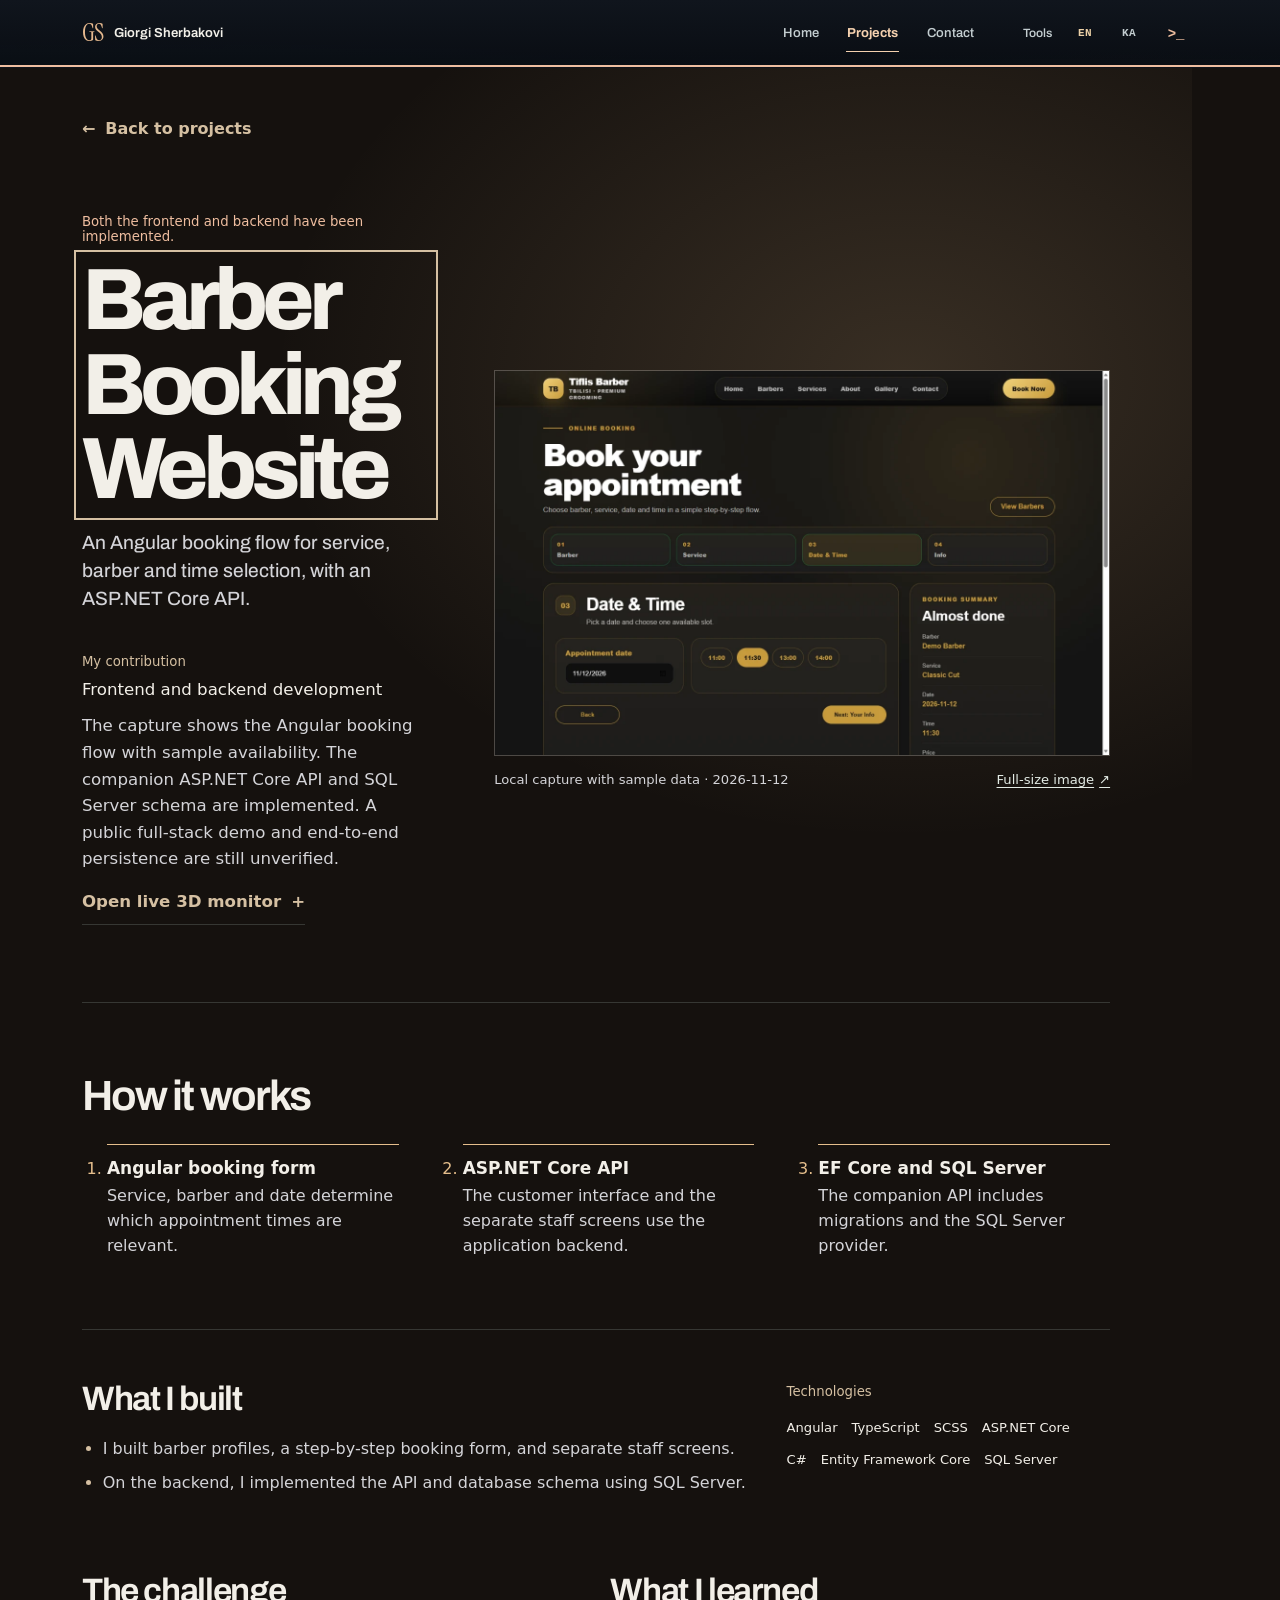
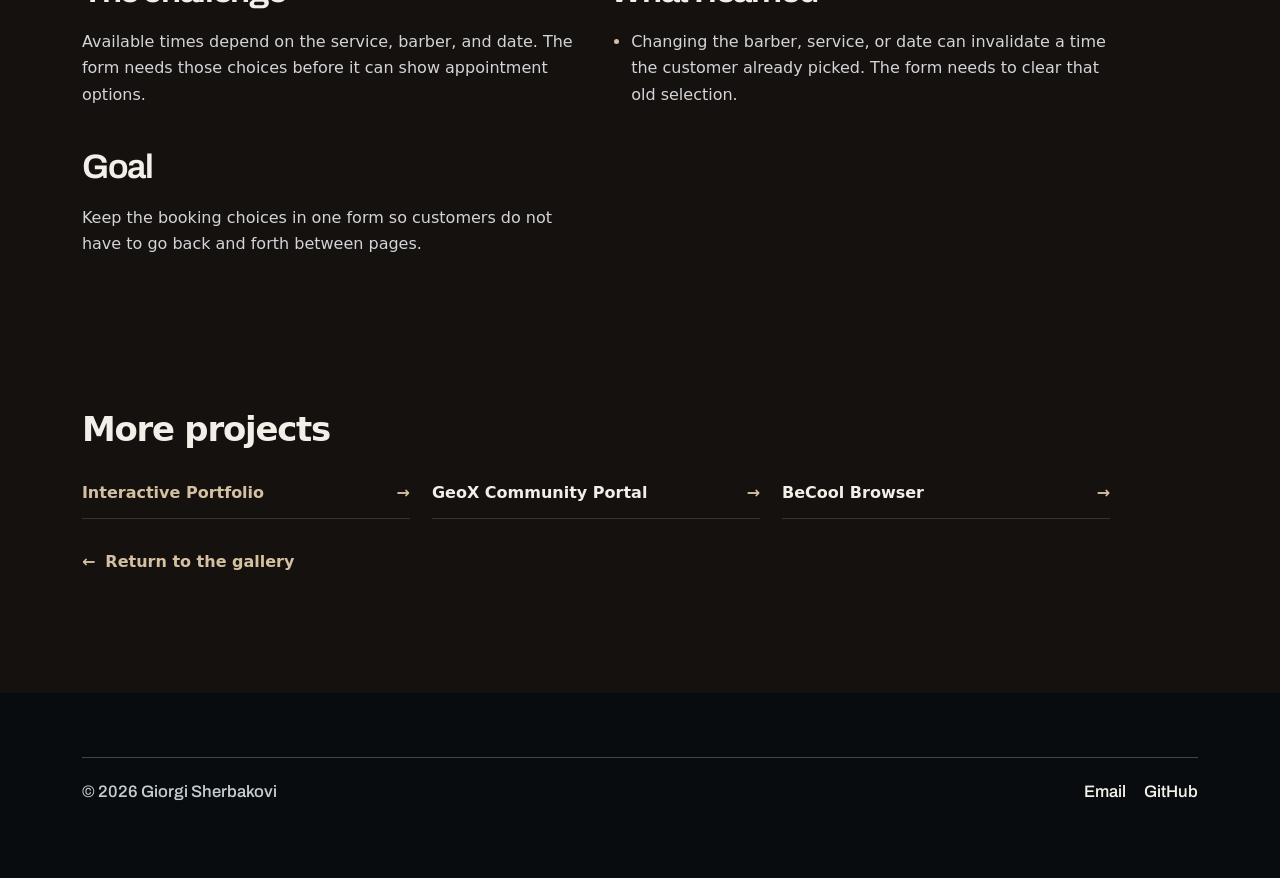
<file: projects/barber-booking-website/index.html>
<!doctype html>
<html lang="en" data-beasties-container>
  <head>
    <meta charset="utf-8">
    <meta name="color-scheme" content="dark">
    <meta name="theme-color" content="#090c0e">
    <script>
      try {
        if (localStorage.getItem('developer-os-theme') !== null) {
          localStorage.removeItem('developer-os-theme');
        }
      } catch {}
    </script>
    <title>Barber Booking Website | Giorgi Sherbakovi</title>
    <meta name="description" content="An Angular booking flow for service, barber and time selection, with an ASP.NET Core API.">
    <meta property="og:type" content="website">
    <meta property="og:title" content="Barber Booking Website | Giorgi Sherbakovi">
    <meta property="og:site_name" content="Giorgi Sherbakovi">
    <meta property="og:description" content="An Angular booking flow for service, barber and time selection, with an ASP.NET Core API.">
    <meta property="og:url" content="https://sherbakovi.me/projects/barber-booking-website/">
    <meta property="og:image" content="https://sherbakovi.me/images/projects/barber-booking-flow.webp">
    <meta property="og:image:alt" content="Barber Booking form showing a selected appointment time with sample availability.">
    <meta name="twitter:card" content="summary_large_image">
    <link rel="canonical" href="https://sherbakovi.me/projects/barber-booking-website/">
    <base href="/">
    <meta name="viewport" content="width=device-width, initial-scale=1">
    <link rel="icon" type="image/x-icon" href="/favicon.ico" sizes="16x16 32x32 48x48">
    <link rel="icon" type="image/svg+xml" href="/favicon.svg" sizes="any">
    <link rel="apple-touch-icon" href="/apple-touch-icon.png" sizes="180x180">
    
  <style>:root{--v4-type:Archivo, "Segoe UI", system-ui, sans-serif;--v4-ease:cubic-bezier(.2, .82, .24, 1);--v4-flare:#efbea0}:root{--portfolio-display:"Inter", "Segoe UI", system-ui, sans-serif;--exhibition-paper:color-mix(in srgb, var(--bg) 90%, #272526);--exhibition-accent:color-mix(in srgb, var(--accent) 48%, var(--text));--exhibition-line:color-mix(in srgb, var(--text) 25%, transparent);--exhibition-gutter:clamp(20px, 6.4vw, 116px);--exhibition-end:max(var(--exhibition-gutter), 106px);--exhibition-display:"Baskervville", "Baskerville", "Georgia", serif;--exhibition-weight:400;--chrome-ease:cubic-bezier(.23, 1, .32, 1);--chrome-surface:#101619;--chrome-ink:#f2f0e9;--chrome-muted:#c3cdd0;--chrome-current:#ecd1a7;--chrome-highlight:rgb(199 224 221 / 10%)}@media(max-width:900px){:root{--exhibition-end:var(--exhibition-gutter)}}@media(prefers-reduced-motion:no-preference)and (hover:hover)and (pointer:fine){}:root{color-scheme:dark;--bg:#090c0e;--bg-soft:#101519;--bg-softer:#20272a;--panel:#151a1e;--panel-raised:#20272a;--card:rgb(255 255 255 / 7%);--card-strong:rgb(255 255 255 / 12%);--card-border:rgb(229 231 235 / 26%);--control-bg:rgb(255 255 255 / 8%);--control-hover:rgb(255 255 255 / 15%);--control-active:rgb(255 255 255 / 21%);--text:#f2efe8;--muted:#a1a1aa;--muted-strong:#d4d4d8;--icon:#d4d4d8;--accent:#d3e7e2;--accent-2:#9caaa7;--accent-soft:rgb(166 212 201 / 13%);--focus:#f0c893;--on-accent:#111214;--shadow-glow:0 18px 60px rgb(0 0 0 / 40%);--bg-orb-1:rgb(81 157 148 / 7%);--bg-orb-2:rgb(180 122 71 / 5%);--bg-orb-3:transparent;--success:#86efac;--warning:#fbbf24;--danger:#f87171;--radius-xl:16px;--radius-lg:12px;--radius-md:8px;--star-core:rgb(255 255 255 / 95%);--star-soft:rgb(255 255 255 / 55%);--star-dim:rgb(255 255 255 / 28%);--space-glow-y:0px;--space-far-x:0px;--space-far-y:0px;--space-far-rotate:0deg;--space-near-x:0px;--space-near-y:0px;--space-near-rotate:0deg;--space-trail-x:0px;--space-trail-y:0px;--space-trail-rotate:0deg}*{box-sizing:border-box}html{scroll-behavior:smooth;overflow-x:hidden;background:var(--bg)}html,body{width:100%;max-width:100%;min-height:100%;overflow-x:clip}body{position:relative;isolation:isolate;margin:0;min-height:100vh;font-family:Inter,system-ui,-apple-system,BlinkMacSystemFont,Segoe UI,sans-serif;background:radial-gradient(ellipse at 12% calc(-10% + var(--space-glow-y)),color-mix(in srgb,var(--bg-orb-1) 82%,transparent),transparent 40%),radial-gradient(ellipse at 88% calc(2% + var(--space-glow-y)),color-mix(in srgb,var(--bg-orb-2) 74%,transparent),transparent 36%),radial-gradient(ellipse at 42% 108%,color-mix(in srgb,var(--bg-orb-3) 90%,transparent),transparent 34%),linear-gradient(180deg,color-mix(in srgb,var(--bg) 88%,#000 12%),var(--bg));color:var(--text);overflow-x:clip;text-rendering:optimizeLegibility;-webkit-font-smoothing:antialiased}app-root{position:relative;z-index:2;display:block;max-width:100%;min-height:100vh;overflow-x:clip}@media(prefers-reduced-motion:reduce){html{scroll-behavior:auto}*,*:before,*:after{animation-duration:.01ms!important;animation-iteration-count:1!important;transition-duration:.01ms!important}}@media(max-width:640px){body{background:radial-gradient(ellipse at 50% -8%,var(--bg-orb-1),transparent 38%),radial-gradient(ellipse at 100% 18%,var(--bg-orb-2),transparent 34%),var(--bg)}}</style><link rel="stylesheet" href="styles-3JAUG3KJ.css" media="print" data-beasties-media="all"><noscript><link rel="stylesheet" href="styles-3JAUG3KJ.css"></noscript></head>
  <body>
    <app-root></app-root>
  <link rel="modulepreload" href="chunk-KOOFp351.js"><link rel="modulepreload" href="chunk-CfyvXMws.js"><link rel="modulepreload" href="chunk-CZF8_bRS.js"><script src="main-QUTDFA7X.js" type="module"></script><script>document.querySelectorAll('link[data-beasties-media]').forEach(function(l){l.media=l.getAttribute('data-beasties-media');l.removeAttribute('data-beasties-media')})</script><script type="module" src="/ping/ping.js"></script></body>
</html>
</file>
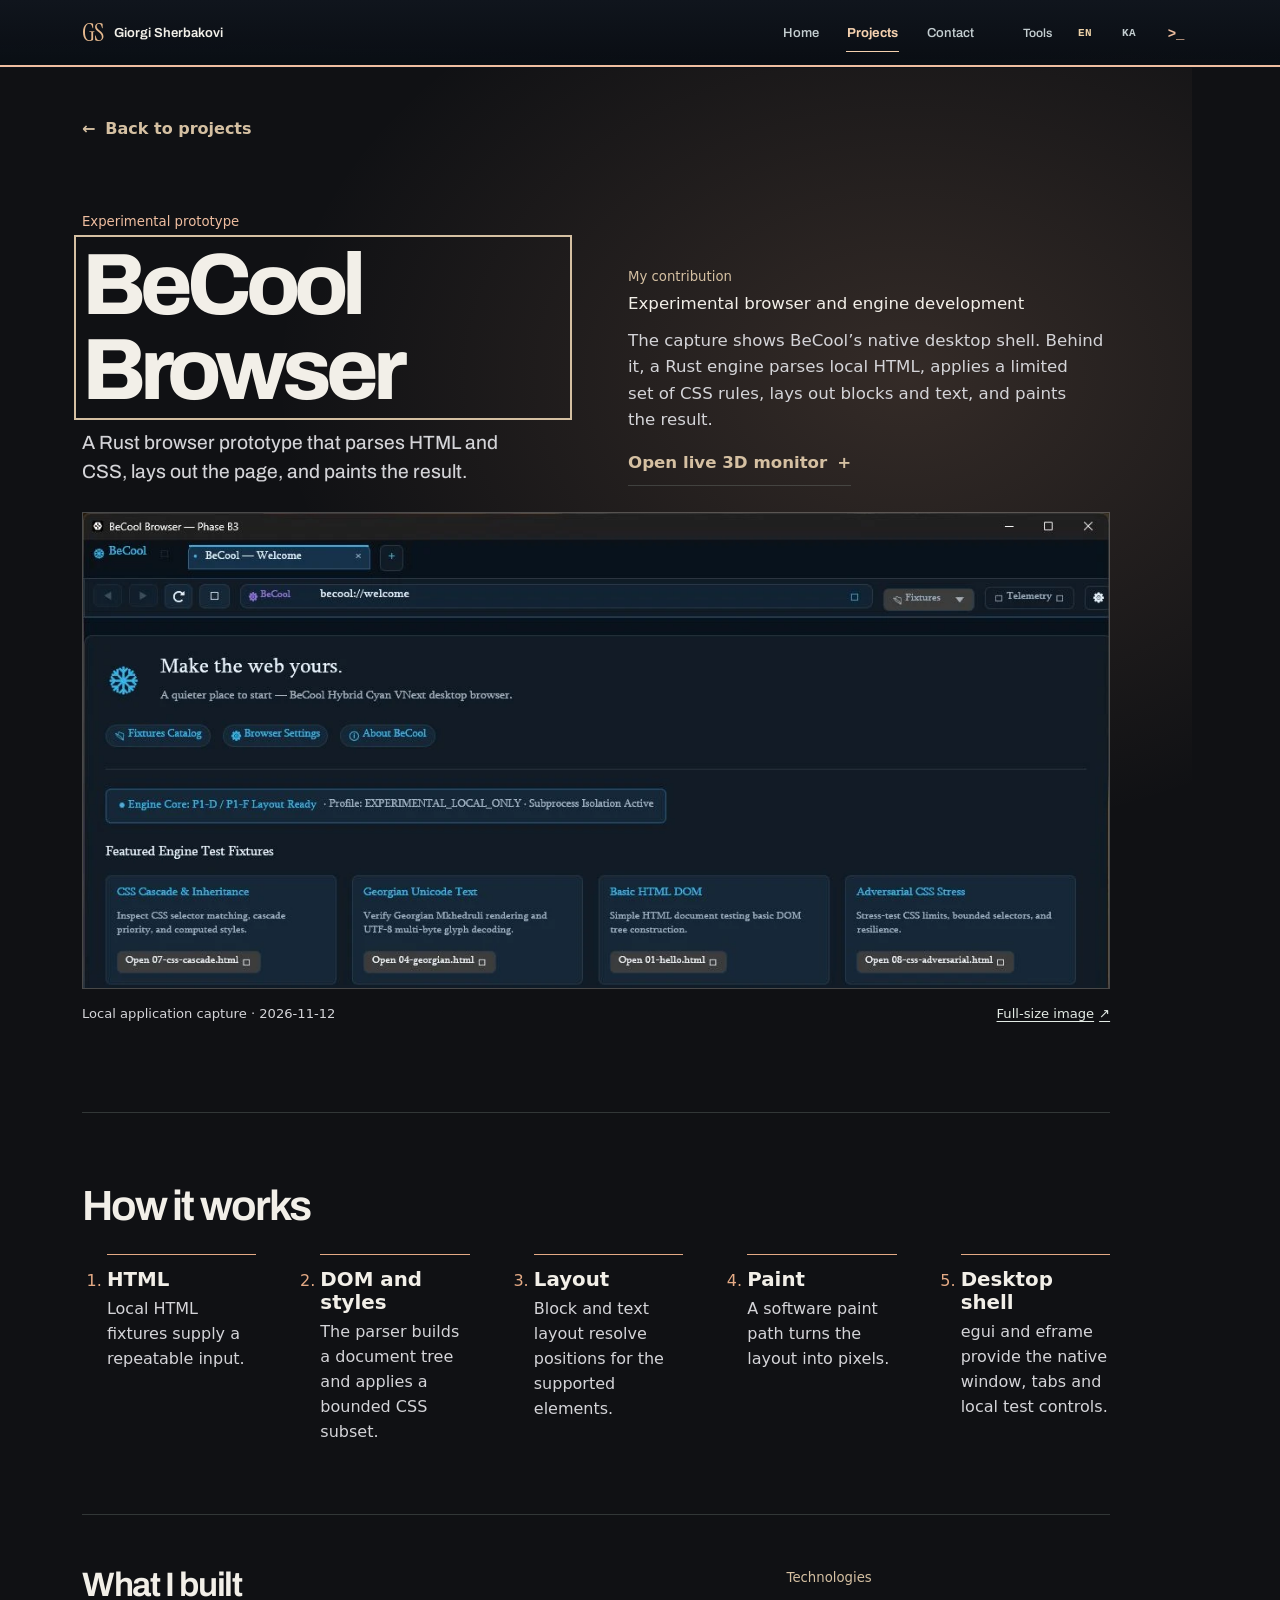
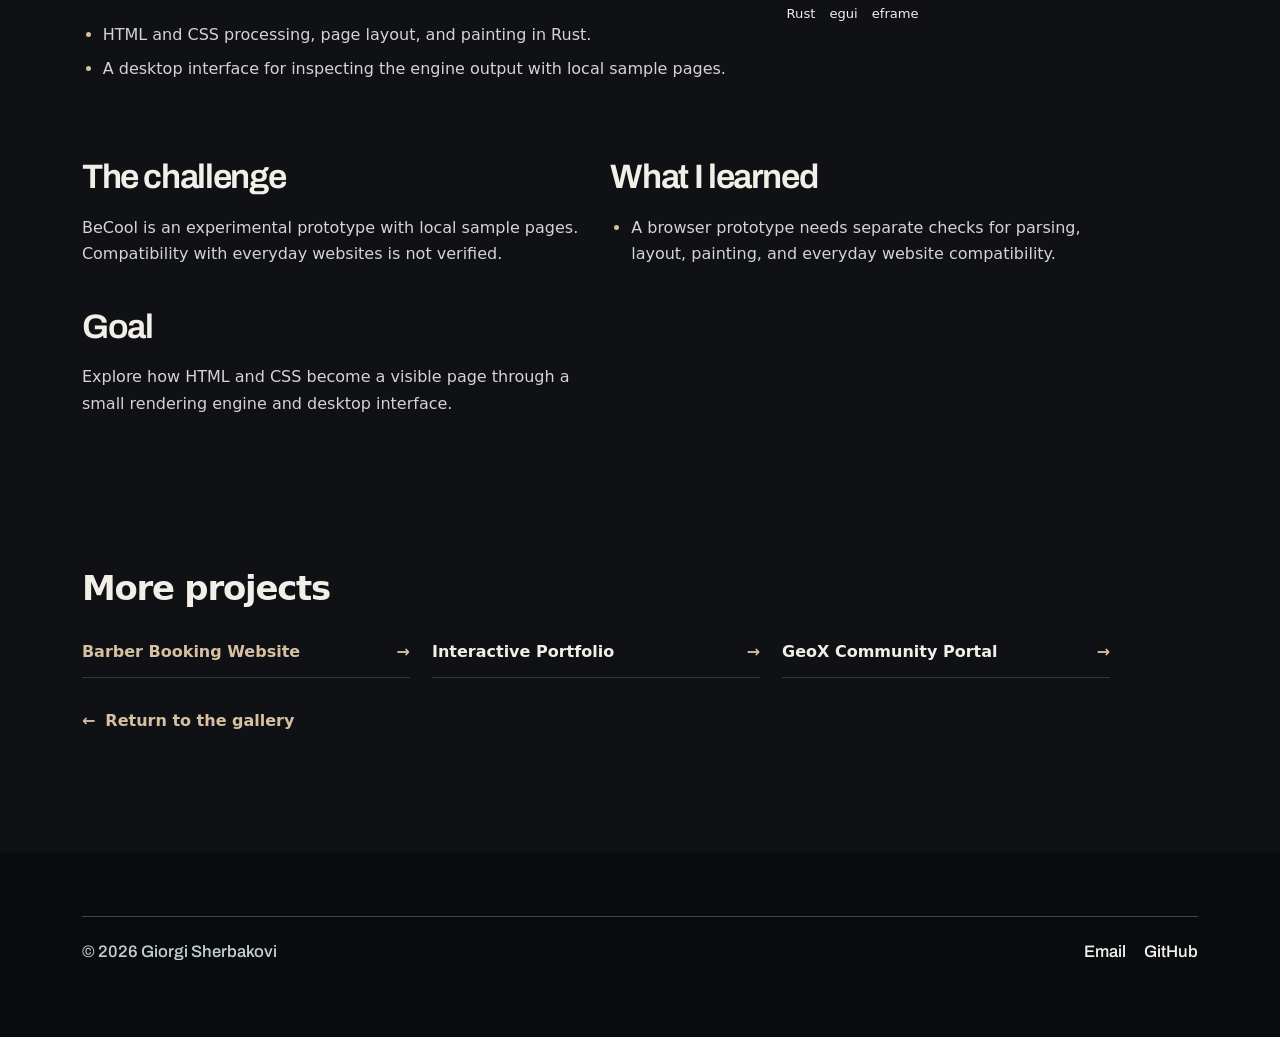
<file: projects/becool-browser/index.html>
<!doctype html>
<html lang="en" data-beasties-container>
  <head>
    <meta charset="utf-8">
    <meta name="color-scheme" content="dark">
    <meta name="theme-color" content="#090c0e">
    <script>
      try {
        if (localStorage.getItem('developer-os-theme') !== null) {
          localStorage.removeItem('developer-os-theme');
        }
      } catch {}
    </script>
    <title>BeCool Browser | Giorgi Sherbakovi</title>
    <meta name="description" content="A Rust browser prototype that parses HTML and CSS, lays out the page, and paints the result.">
    <meta property="og:type" content="website">
    <meta property="og:title" content="BeCool Browser | Giorgi Sherbakovi">
    <meta property="og:site_name" content="Giorgi Sherbakovi">
    <meta property="og:description" content="A Rust browser prototype that parses HTML and CSS, lays out the page, and paints the result.">
    <meta property="og:url" content="https://sherbakovi.me/projects/becool-browser/">
    <meta property="og:image" content="https://sherbakovi.me/images/projects/becool-native-shell.webp">
    <meta property="og:image:alt" content="BeCool’s experimental desktop window with a tab, address bar and local test controls.">
    <meta name="twitter:card" content="summary_large_image">
    <link rel="canonical" href="https://sherbakovi.me/projects/becool-browser/">
    <base href="/">
    <meta name="viewport" content="width=device-width, initial-scale=1">
    <link rel="icon" type="image/x-icon" href="/favicon.ico" sizes="16x16 32x32 48x48">
    <link rel="icon" type="image/svg+xml" href="/favicon.svg" sizes="any">
    <link rel="apple-touch-icon" href="/apple-touch-icon.png" sizes="180x180">
    
  <style>:root{--v4-type:Archivo, "Segoe UI", system-ui, sans-serif;--v4-ease:cubic-bezier(.2, .82, .24, 1);--v4-flare:#efbea0}:root{--portfolio-display:"Inter", "Segoe UI", system-ui, sans-serif;--exhibition-paper:color-mix(in srgb, var(--bg) 90%, #272526);--exhibition-accent:color-mix(in srgb, var(--accent) 48%, var(--text));--exhibition-line:color-mix(in srgb, var(--text) 25%, transparent);--exhibition-gutter:clamp(20px, 6.4vw, 116px);--exhibition-end:max(var(--exhibition-gutter), 106px);--exhibition-display:"Baskervville", "Baskerville", "Georgia", serif;--exhibition-weight:400;--chrome-ease:cubic-bezier(.23, 1, .32, 1);--chrome-surface:#101619;--chrome-ink:#f2f0e9;--chrome-muted:#c3cdd0;--chrome-current:#ecd1a7;--chrome-highlight:rgb(199 224 221 / 10%)}@media(max-width:900px){:root{--exhibition-end:var(--exhibition-gutter)}}@media(prefers-reduced-motion:no-preference)and (hover:hover)and (pointer:fine){}:root{color-scheme:dark;--bg:#090c0e;--bg-soft:#101519;--bg-softer:#20272a;--panel:#151a1e;--panel-raised:#20272a;--card:rgb(255 255 255 / 7%);--card-strong:rgb(255 255 255 / 12%);--card-border:rgb(229 231 235 / 26%);--control-bg:rgb(255 255 255 / 8%);--control-hover:rgb(255 255 255 / 15%);--control-active:rgb(255 255 255 / 21%);--text:#f2efe8;--muted:#a1a1aa;--muted-strong:#d4d4d8;--icon:#d4d4d8;--accent:#d3e7e2;--accent-2:#9caaa7;--accent-soft:rgb(166 212 201 / 13%);--focus:#f0c893;--on-accent:#111214;--shadow-glow:0 18px 60px rgb(0 0 0 / 40%);--bg-orb-1:rgb(81 157 148 / 7%);--bg-orb-2:rgb(180 122 71 / 5%);--bg-orb-3:transparent;--success:#86efac;--warning:#fbbf24;--danger:#f87171;--radius-xl:16px;--radius-lg:12px;--radius-md:8px;--star-core:rgb(255 255 255 / 95%);--star-soft:rgb(255 255 255 / 55%);--star-dim:rgb(255 255 255 / 28%);--space-glow-y:0px;--space-far-x:0px;--space-far-y:0px;--space-far-rotate:0deg;--space-near-x:0px;--space-near-y:0px;--space-near-rotate:0deg;--space-trail-x:0px;--space-trail-y:0px;--space-trail-rotate:0deg}*{box-sizing:border-box}html{scroll-behavior:smooth;overflow-x:hidden;background:var(--bg)}html,body{width:100%;max-width:100%;min-height:100%;overflow-x:clip}body{position:relative;isolation:isolate;margin:0;min-height:100vh;font-family:Inter,system-ui,-apple-system,BlinkMacSystemFont,Segoe UI,sans-serif;background:radial-gradient(ellipse at 12% calc(-10% + var(--space-glow-y)),color-mix(in srgb,var(--bg-orb-1) 82%,transparent),transparent 40%),radial-gradient(ellipse at 88% calc(2% + var(--space-glow-y)),color-mix(in srgb,var(--bg-orb-2) 74%,transparent),transparent 36%),radial-gradient(ellipse at 42% 108%,color-mix(in srgb,var(--bg-orb-3) 90%,transparent),transparent 34%),linear-gradient(180deg,color-mix(in srgb,var(--bg) 88%,#000 12%),var(--bg));color:var(--text);overflow-x:clip;text-rendering:optimizeLegibility;-webkit-font-smoothing:antialiased}app-root{position:relative;z-index:2;display:block;max-width:100%;min-height:100vh;overflow-x:clip}@media(prefers-reduced-motion:reduce){html{scroll-behavior:auto}*,*:before,*:after{animation-duration:.01ms!important;animation-iteration-count:1!important;transition-duration:.01ms!important}}@media(max-width:640px){body{background:radial-gradient(ellipse at 50% -8%,var(--bg-orb-1),transparent 38%),radial-gradient(ellipse at 100% 18%,var(--bg-orb-2),transparent 34%),var(--bg)}}</style><link rel="stylesheet" href="styles-3JAUG3KJ.css" media="print" data-beasties-media="all"><noscript><link rel="stylesheet" href="styles-3JAUG3KJ.css"></noscript></head>
  <body>
    <app-root></app-root>
  <link rel="modulepreload" href="chunk-KOOFp351.js"><link rel="modulepreload" href="chunk-CfyvXMws.js"><link rel="modulepreload" href="chunk-CZF8_bRS.js"><script src="main-QUTDFA7X.js" type="module"></script><script>document.querySelectorAll('link[data-beasties-media]').forEach(function(l){l.media=l.getAttribute('data-beasties-media');l.removeAttribute('data-beasties-media')})</script><script type="module" src="/ping/ping.js"></script></body>
</html>
</file>
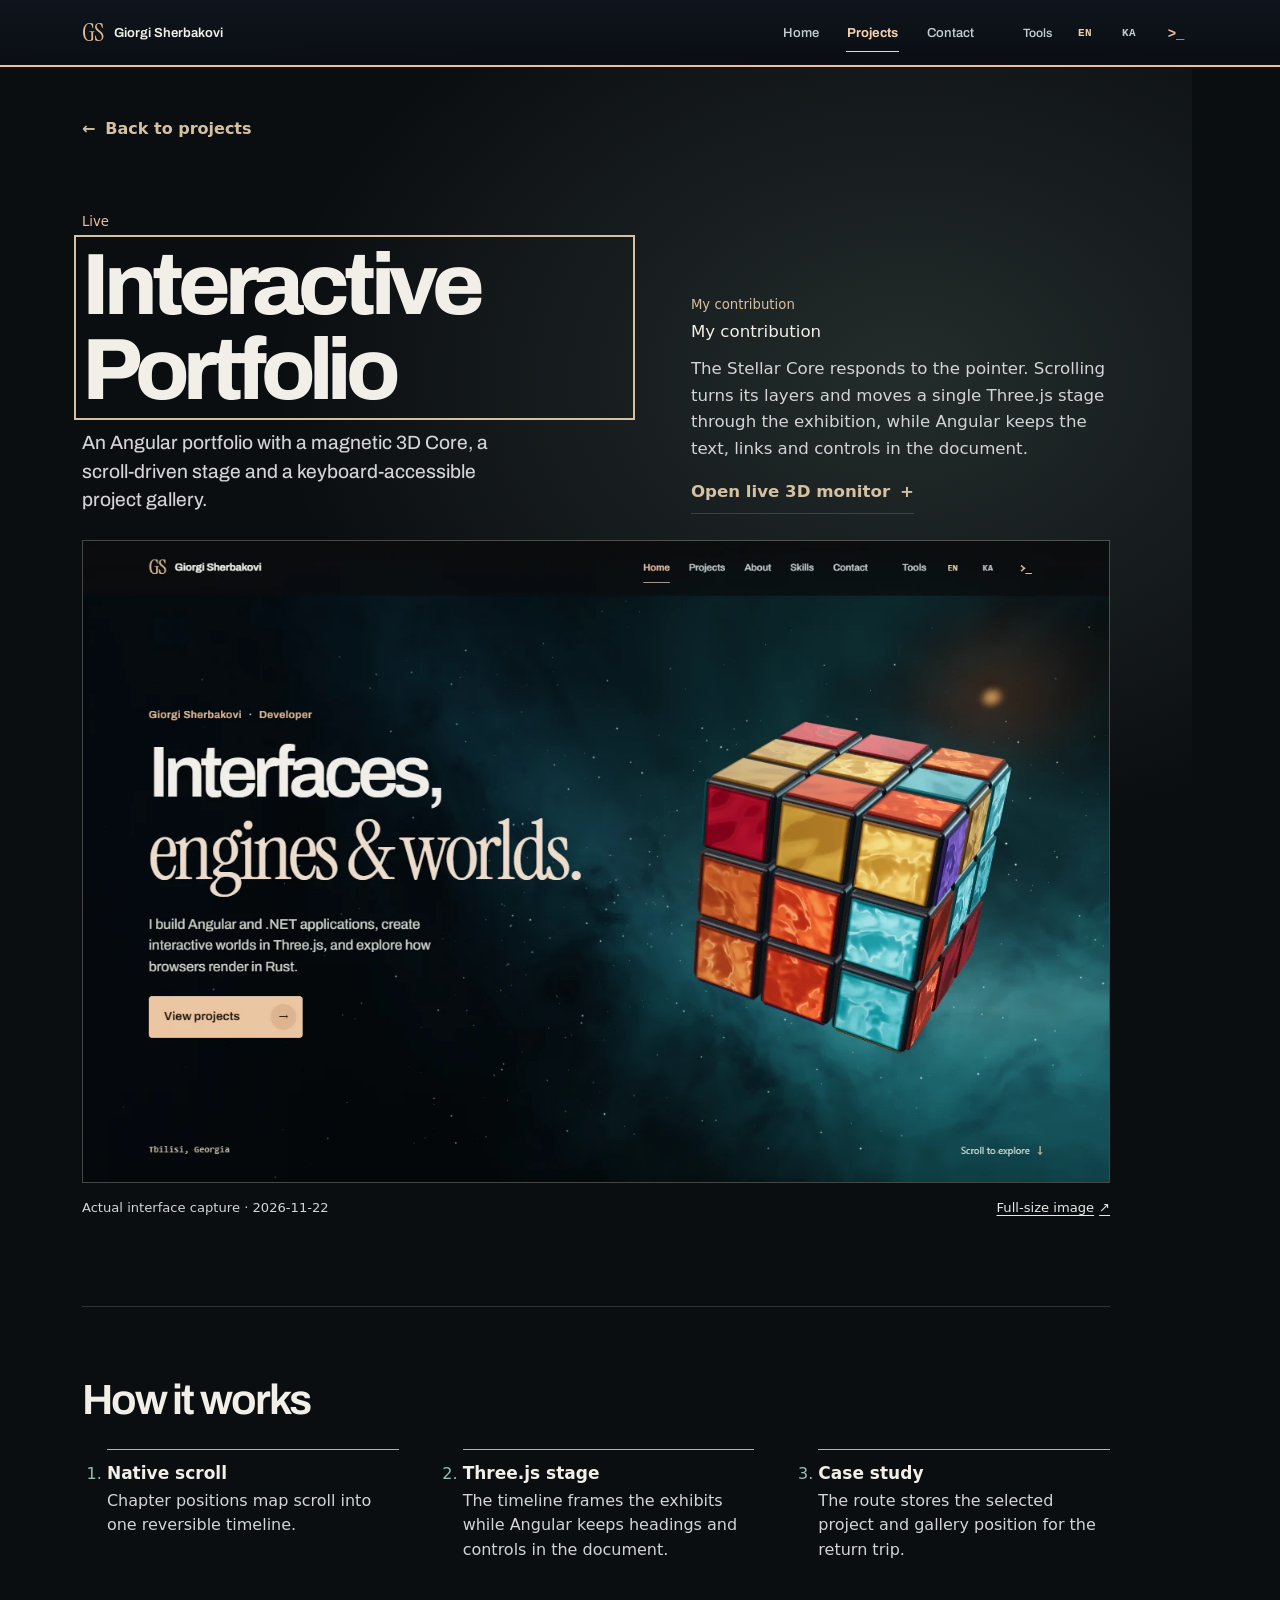
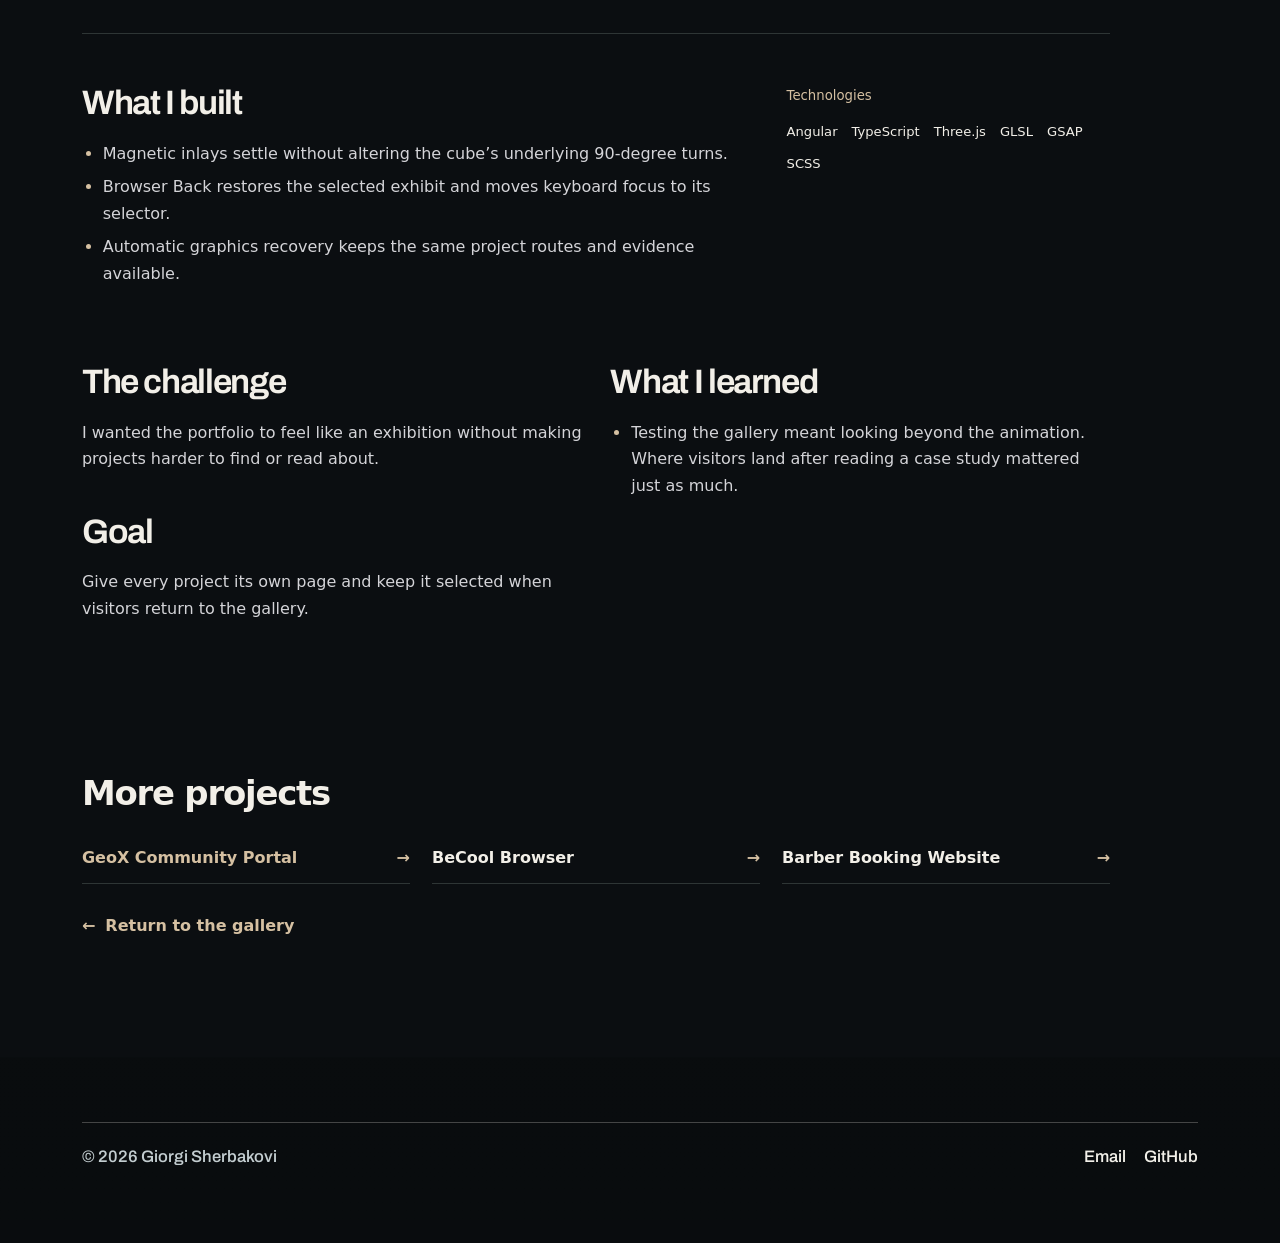
<file: projects/developer-os-portfolio/index.html>
<!doctype html>
<html lang="en" data-beasties-container>
  <head>
    <meta charset="utf-8">
    <meta name="color-scheme" content="dark">
    <meta name="theme-color" content="#090c0e">
    <script>
      try {
        if (localStorage.getItem('developer-os-theme') !== null) {
          localStorage.removeItem('developer-os-theme');
        }
      } catch {}
    </script>
    <title>Interactive Portfolio | Giorgi Sherbakovi</title>
    <meta name="description" content="An Angular portfolio with a magnetic 3D Core, a scroll-driven stage and a keyboard-accessible project gallery.">
    <meta property="og:type" content="website">
    <meta property="og:title" content="Interactive Portfolio | Giorgi Sherbakovi">
    <meta property="og:site_name" content="Giorgi Sherbakovi">
    <meta property="og:description" content="An Angular portfolio with a magnetic 3D Core, a scroll-driven stage and a keyboard-accessible project gallery.">
    <meta property="og:url" content="https://sherbakovi.me/projects/developer-os-portfolio/">
    <meta property="og:image" content="https://sherbakovi.me/images/projects/developer-os-3d-home.webp">
    <meta property="og:image:alt" content="The Developer OS V4.5 homepage with the Stellar Rubik’s Core and its solar materials.">
    <meta name="twitter:card" content="summary_large_image">
    <link rel="canonical" href="https://sherbakovi.me/projects/developer-os-portfolio/">
    <base href="/">
    <meta name="viewport" content="width=device-width, initial-scale=1">
    <link rel="icon" type="image/x-icon" href="/favicon.ico" sizes="16x16 32x32 48x48">
    <link rel="icon" type="image/svg+xml" href="/favicon.svg" sizes="any">
    <link rel="apple-touch-icon" href="/apple-touch-icon.png" sizes="180x180">
    
  <style>:root{--v4-type:Archivo, "Segoe UI", system-ui, sans-serif;--v4-ease:cubic-bezier(.2, .82, .24, 1);--v4-flare:#efbea0}:root{--portfolio-display:"Inter", "Segoe UI", system-ui, sans-serif;--exhibition-paper:color-mix(in srgb, var(--bg) 90%, #272526);--exhibition-accent:color-mix(in srgb, var(--accent) 48%, var(--text));--exhibition-line:color-mix(in srgb, var(--text) 25%, transparent);--exhibition-gutter:clamp(20px, 6.4vw, 116px);--exhibition-end:max(var(--exhibition-gutter), 106px);--exhibition-display:"Baskervville", "Baskerville", "Georgia", serif;--exhibition-weight:400;--chrome-ease:cubic-bezier(.23, 1, .32, 1);--chrome-surface:#101619;--chrome-ink:#f2f0e9;--chrome-muted:#c3cdd0;--chrome-current:#ecd1a7;--chrome-highlight:rgb(199 224 221 / 10%)}@media(max-width:900px){:root{--exhibition-end:var(--exhibition-gutter)}}@media(prefers-reduced-motion:no-preference)and (hover:hover)and (pointer:fine){}:root{color-scheme:dark;--bg:#090c0e;--bg-soft:#101519;--bg-softer:#20272a;--panel:#151a1e;--panel-raised:#20272a;--card:rgb(255 255 255 / 7%);--card-strong:rgb(255 255 255 / 12%);--card-border:rgb(229 231 235 / 26%);--control-bg:rgb(255 255 255 / 8%);--control-hover:rgb(255 255 255 / 15%);--control-active:rgb(255 255 255 / 21%);--text:#f2efe8;--muted:#a1a1aa;--muted-strong:#d4d4d8;--icon:#d4d4d8;--accent:#d3e7e2;--accent-2:#9caaa7;--accent-soft:rgb(166 212 201 / 13%);--focus:#f0c893;--on-accent:#111214;--shadow-glow:0 18px 60px rgb(0 0 0 / 40%);--bg-orb-1:rgb(81 157 148 / 7%);--bg-orb-2:rgb(180 122 71 / 5%);--bg-orb-3:transparent;--success:#86efac;--warning:#fbbf24;--danger:#f87171;--radius-xl:16px;--radius-lg:12px;--radius-md:8px;--star-core:rgb(255 255 255 / 95%);--star-soft:rgb(255 255 255 / 55%);--star-dim:rgb(255 255 255 / 28%);--space-glow-y:0px;--space-far-x:0px;--space-far-y:0px;--space-far-rotate:0deg;--space-near-x:0px;--space-near-y:0px;--space-near-rotate:0deg;--space-trail-x:0px;--space-trail-y:0px;--space-trail-rotate:0deg}*{box-sizing:border-box}html{scroll-behavior:smooth;overflow-x:hidden;background:var(--bg)}html,body{width:100%;max-width:100%;min-height:100%;overflow-x:clip}body{position:relative;isolation:isolate;margin:0;min-height:100vh;font-family:Inter,system-ui,-apple-system,BlinkMacSystemFont,Segoe UI,sans-serif;background:radial-gradient(ellipse at 12% calc(-10% + var(--space-glow-y)),color-mix(in srgb,var(--bg-orb-1) 82%,transparent),transparent 40%),radial-gradient(ellipse at 88% calc(2% + var(--space-glow-y)),color-mix(in srgb,var(--bg-orb-2) 74%,transparent),transparent 36%),radial-gradient(ellipse at 42% 108%,color-mix(in srgb,var(--bg-orb-3) 90%,transparent),transparent 34%),linear-gradient(180deg,color-mix(in srgb,var(--bg) 88%,#000 12%),var(--bg));color:var(--text);overflow-x:clip;text-rendering:optimizeLegibility;-webkit-font-smoothing:antialiased}app-root{position:relative;z-index:2;display:block;max-width:100%;min-height:100vh;overflow-x:clip}@media(prefers-reduced-motion:reduce){html{scroll-behavior:auto}*,*:before,*:after{animation-duration:.01ms!important;animation-iteration-count:1!important;transition-duration:.01ms!important}}@media(max-width:640px){body{background:radial-gradient(ellipse at 50% -8%,var(--bg-orb-1),transparent 38%),radial-gradient(ellipse at 100% 18%,var(--bg-orb-2),transparent 34%),var(--bg)}}</style><link rel="stylesheet" href="styles-3JAUG3KJ.css" media="print" data-beasties-media="all"><noscript><link rel="stylesheet" href="styles-3JAUG3KJ.css"></noscript></head>
  <body>
    <app-root></app-root>
  <link rel="modulepreload" href="chunk-KOOFp351.js"><link rel="modulepreload" href="chunk-CfyvXMws.js"><link rel="modulepreload" href="chunk-CZF8_bRS.js"><script src="main-QUTDFA7X.js" type="module"></script><script>document.querySelectorAll('link[data-beasties-media]').forEach(function(l){l.media=l.getAttribute('data-beasties-media');l.removeAttribute('data-beasties-media')})</script><script type="module" src="/ping/ping.js"></script></body>
</html>
</file>
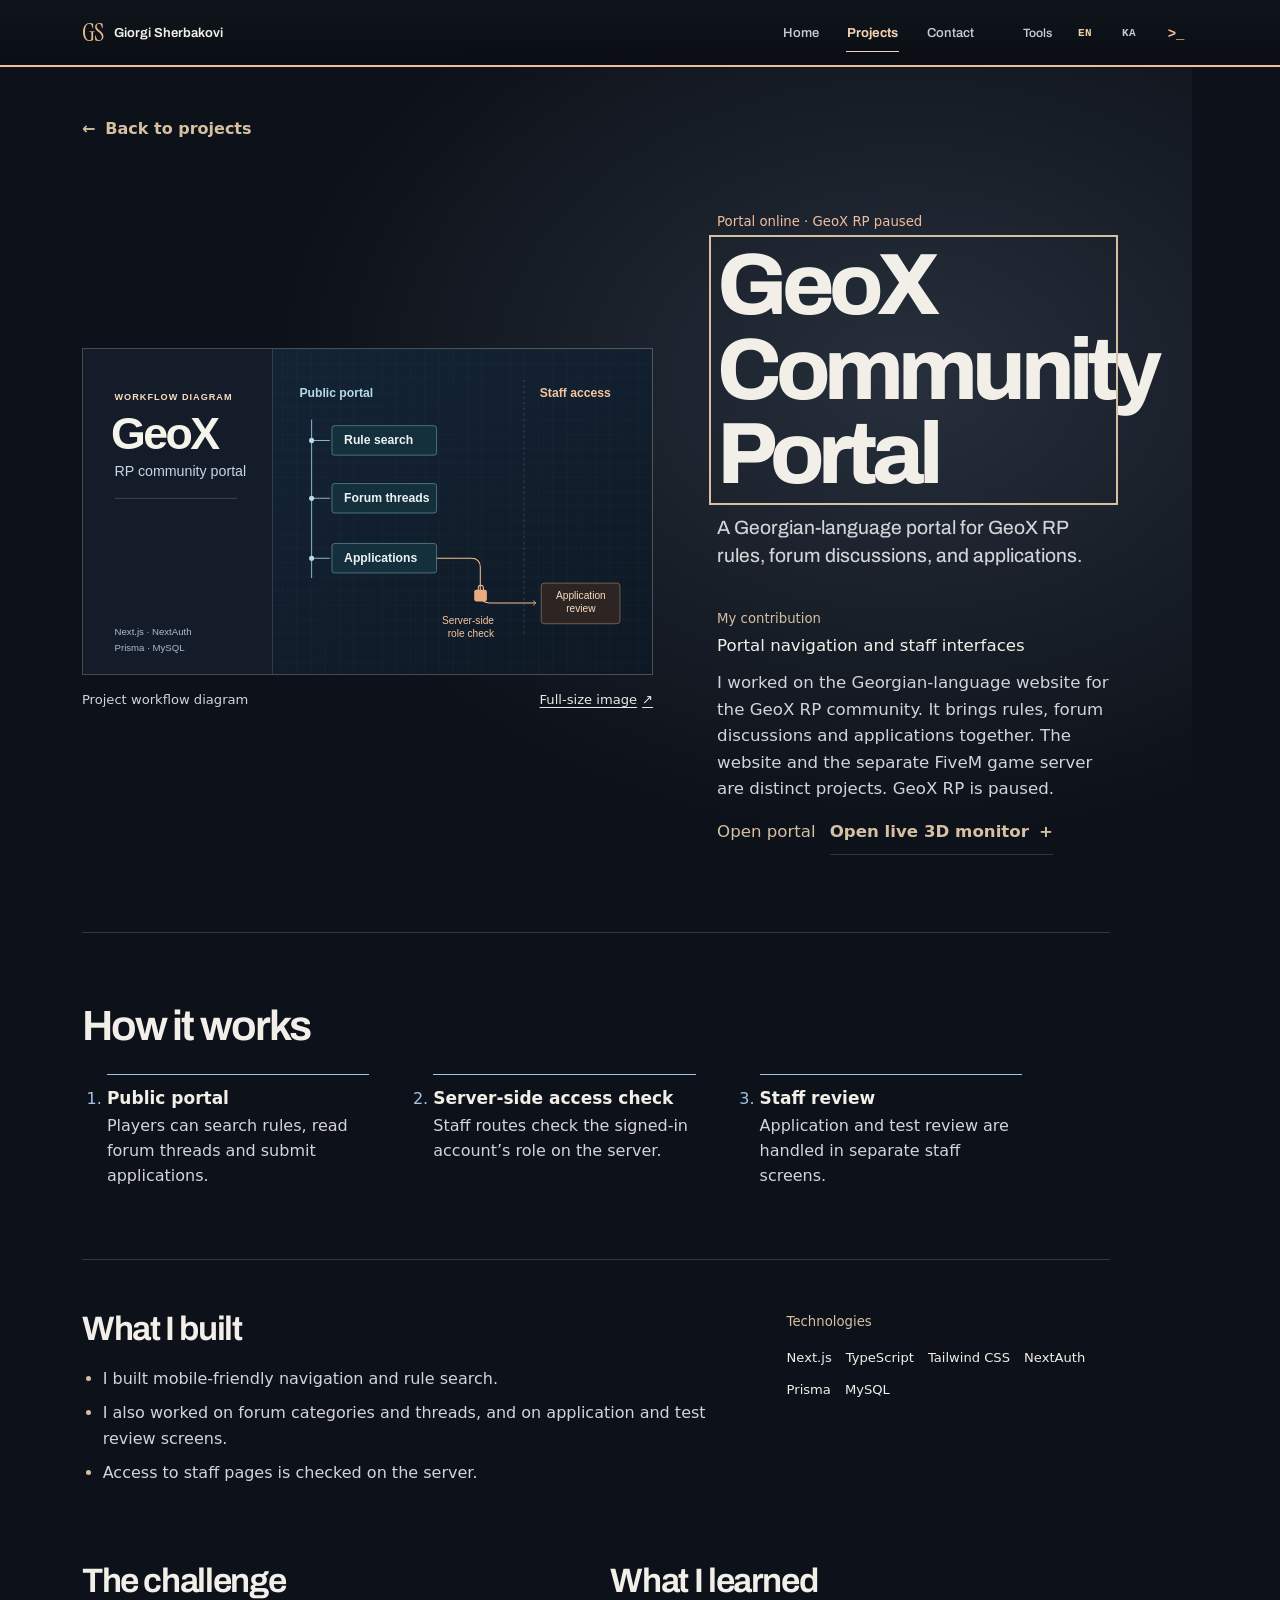
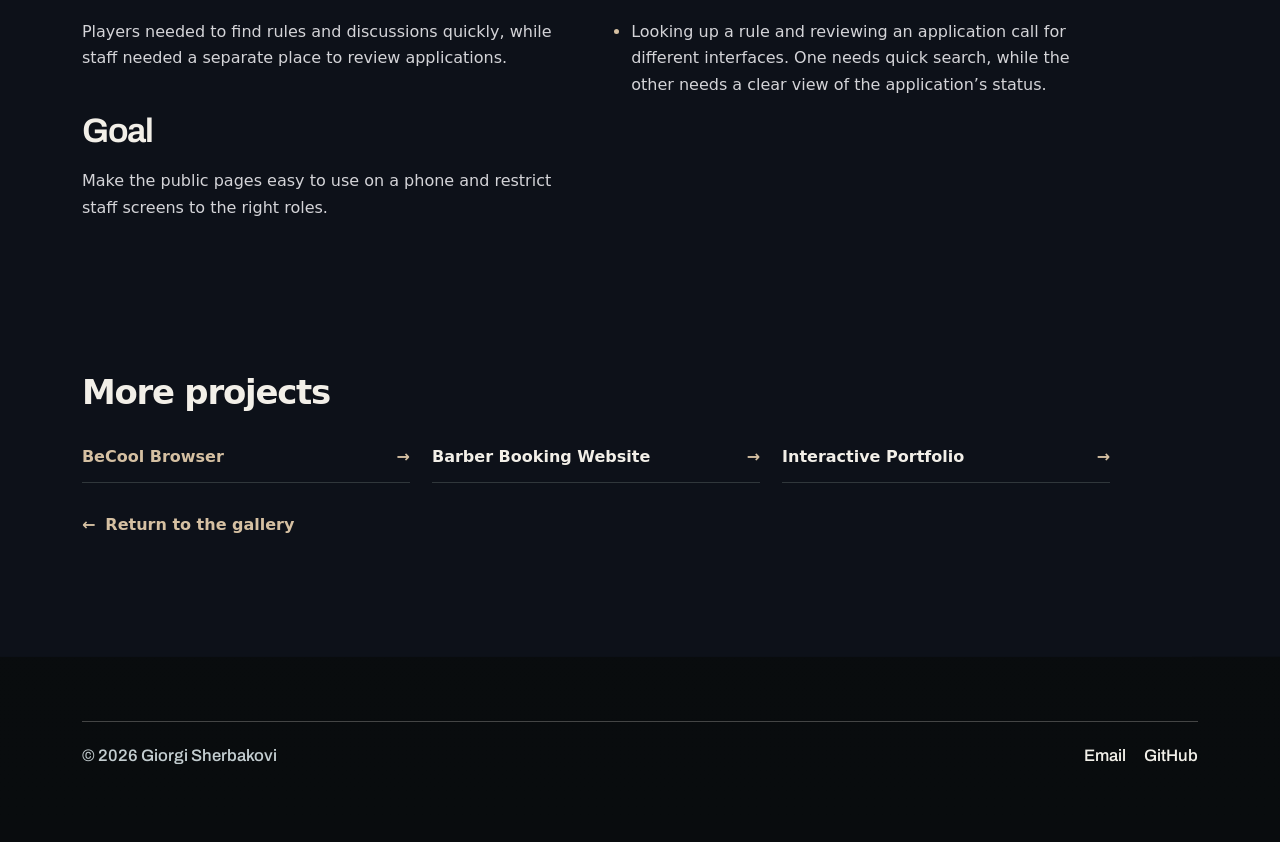
<file: projects/geox-community-portal/index.html>
<!doctype html>
<html lang="en" data-beasties-container>
  <head>
    <meta charset="utf-8">
    <meta name="color-scheme" content="dark">
    <meta name="theme-color" content="#090c0e">
    <script>
      try {
        if (localStorage.getItem('developer-os-theme') !== null) {
          localStorage.removeItem('developer-os-theme');
        }
      } catch {}
    </script>
    <title>GeoX Community Portal | Giorgi Sherbakovi</title>
    <meta name="description" content="A Georgian-language portal for GeoX RP rules, forum discussions, and applications.">
    <meta property="og:type" content="website">
    <meta property="og:title" content="GeoX Community Portal | Giorgi Sherbakovi">
    <meta property="og:site_name" content="Giorgi Sherbakovi">
    <meta property="og:description" content="A Georgian-language portal for GeoX RP rules, forum discussions, and applications.">
    <meta property="og:url" content="https://sherbakovi.me/projects/geox-community-portal/">
    
    
    
    <link rel="canonical" href="https://sherbakovi.me/projects/geox-community-portal/">
    <base href="/">
    <meta name="viewport" content="width=device-width, initial-scale=1">
    <link rel="icon" type="image/x-icon" href="/favicon.ico" sizes="16x16 32x32 48x48">
    <link rel="icon" type="image/svg+xml" href="/favicon.svg" sizes="any">
    <link rel="apple-touch-icon" href="/apple-touch-icon.png" sizes="180x180">
    
  <style>:root{--v4-type:Archivo, "Segoe UI", system-ui, sans-serif;--v4-ease:cubic-bezier(.2, .82, .24, 1);--v4-flare:#efbea0}:root{--portfolio-display:"Inter", "Segoe UI", system-ui, sans-serif;--exhibition-paper:color-mix(in srgb, var(--bg) 90%, #272526);--exhibition-accent:color-mix(in srgb, var(--accent) 48%, var(--text));--exhibition-line:color-mix(in srgb, var(--text) 25%, transparent);--exhibition-gutter:clamp(20px, 6.4vw, 116px);--exhibition-end:max(var(--exhibition-gutter), 106px);--exhibition-display:"Baskervville", "Baskerville", "Georgia", serif;--exhibition-weight:400;--chrome-ease:cubic-bezier(.23, 1, .32, 1);--chrome-surface:#101619;--chrome-ink:#f2f0e9;--chrome-muted:#c3cdd0;--chrome-current:#ecd1a7;--chrome-highlight:rgb(199 224 221 / 10%)}@media(max-width:900px){:root{--exhibition-end:var(--exhibition-gutter)}}@media(prefers-reduced-motion:no-preference)and (hover:hover)and (pointer:fine){}:root{color-scheme:dark;--bg:#090c0e;--bg-soft:#101519;--bg-softer:#20272a;--panel:#151a1e;--panel-raised:#20272a;--card:rgb(255 255 255 / 7%);--card-strong:rgb(255 255 255 / 12%);--card-border:rgb(229 231 235 / 26%);--control-bg:rgb(255 255 255 / 8%);--control-hover:rgb(255 255 255 / 15%);--control-active:rgb(255 255 255 / 21%);--text:#f2efe8;--muted:#a1a1aa;--muted-strong:#d4d4d8;--icon:#d4d4d8;--accent:#d3e7e2;--accent-2:#9caaa7;--accent-soft:rgb(166 212 201 / 13%);--focus:#f0c893;--on-accent:#111214;--shadow-glow:0 18px 60px rgb(0 0 0 / 40%);--bg-orb-1:rgb(81 157 148 / 7%);--bg-orb-2:rgb(180 122 71 / 5%);--bg-orb-3:transparent;--success:#86efac;--warning:#fbbf24;--danger:#f87171;--radius-xl:16px;--radius-lg:12px;--radius-md:8px;--star-core:rgb(255 255 255 / 95%);--star-soft:rgb(255 255 255 / 55%);--star-dim:rgb(255 255 255 / 28%);--space-glow-y:0px;--space-far-x:0px;--space-far-y:0px;--space-far-rotate:0deg;--space-near-x:0px;--space-near-y:0px;--space-near-rotate:0deg;--space-trail-x:0px;--space-trail-y:0px;--space-trail-rotate:0deg}*{box-sizing:border-box}html{scroll-behavior:smooth;overflow-x:hidden;background:var(--bg)}html,body{width:100%;max-width:100%;min-height:100%;overflow-x:clip}body{position:relative;isolation:isolate;margin:0;min-height:100vh;font-family:Inter,system-ui,-apple-system,BlinkMacSystemFont,Segoe UI,sans-serif;background:radial-gradient(ellipse at 12% calc(-10% + var(--space-glow-y)),color-mix(in srgb,var(--bg-orb-1) 82%,transparent),transparent 40%),radial-gradient(ellipse at 88% calc(2% + var(--space-glow-y)),color-mix(in srgb,var(--bg-orb-2) 74%,transparent),transparent 36%),radial-gradient(ellipse at 42% 108%,color-mix(in srgb,var(--bg-orb-3) 90%,transparent),transparent 34%),linear-gradient(180deg,color-mix(in srgb,var(--bg) 88%,#000 12%),var(--bg));color:var(--text);overflow-x:clip;text-rendering:optimizeLegibility;-webkit-font-smoothing:antialiased}app-root{position:relative;z-index:2;display:block;max-width:100%;min-height:100vh;overflow-x:clip}@media(prefers-reduced-motion:reduce){html{scroll-behavior:auto}*,*:before,*:after{animation-duration:.01ms!important;animation-iteration-count:1!important;transition-duration:.01ms!important}}@media(max-width:640px){body{background:radial-gradient(ellipse at 50% -8%,var(--bg-orb-1),transparent 38%),radial-gradient(ellipse at 100% 18%,var(--bg-orb-2),transparent 34%),var(--bg)}}</style><link rel="stylesheet" href="styles-3JAUG3KJ.css" media="print" data-beasties-media="all"><noscript><link rel="stylesheet" href="styles-3JAUG3KJ.css"></noscript></head>
  <body>
    <app-root></app-root>
  <link rel="modulepreload" href="chunk-KOOFp351.js"><link rel="modulepreload" href="chunk-CfyvXMws.js"><link rel="modulepreload" href="chunk-CZF8_bRS.js"><script src="main-QUTDFA7X.js" type="module"></script><script>document.querySelectorAll('link[data-beasties-media]').forEach(function(l){l.media=l.getAttribute('data-beasties-media');l.removeAttribute('data-beasties-media')})</script><script type="module" src="/ping/ping.js"></script></body>
</html>
</file>
<file: styles-3JAUG3KJ.css>
@font-face{font-family:Archivo;src:url(/fonts/editorial/archivo-latin.woff2) format("woff2");font-weight:100 900;font-display:swap}:root{--v4-type: Archivo, "Segoe UI", system-ui, sans-serif;--v4-ease: cubic-bezier(.2, .82, .24, 1);--v4-flare: #efbea0}@media(hover:hover)and (pointer:fine)and (prefers-reduced-motion:no-preference)and (forced-colors:none){html[data-editorial-pointer],html[data-editorial-pointer] body *{cursor:none!important}}#page-main .experience{--journey-title: var(--v4-type);--journey-title-weight: 740;--journey-label: var(--v4-flare)}#page-main .journey-hero h1,#page-main .case-hero h1,#page-main .journey .editorial h2,#page-main .spatial-project h2{font-family:var(--v4-type);font-weight:760;letter-spacing:-.068em;text-wrap:initial}#page-main .journey-hero h1{margin:0;font-size:clamp(53px,6.4vw,106px);font-weight:560;line-height:.98;letter-spacing:-.073em}#page-main .hero-title-line{display:block;overflow:clip;padding:.08em .1em .16em 0;margin:-.08em -.1em -.16em 0}#page-main .hero-title-line>span{display:inline-block}#page-main .hero-title-line:last-child{color:#d4e2e4;font-family:"Instrument Serif",var(--v4-type);font-size:1.14em;font-weight:400;letter-spacing:-.045em}#page-main .intro-description{font:430 clamp(16px,1.35vw,20px)/1.52 var(--v4-type);max-width:37ch;margin-block-start:clamp(20px,4svh,40px)}#page-main .journey .primary{padding:0;gap:17px;background:transparent;color:var(--scene-ink);font:650 15px/1.3 var(--v4-type)}#page-main .journey .primary>span,#page-main .contact-signal span:last-child{width:39px;height:39px;background:var(--v4-flare);color:var(--on-accent);font-weight:500}#page-main .journey-hero .primary{gap:25px;padding:5px 6px 5px 17px;border:1px solid var(--exhibition-line);background:#0b151b}#page-main .journey-hero .primary>span{width:32px;height:32px}#page-main .project-status,#page-main .tech-register__branch{font:600 12px/1.4 var(--v4-type);letter-spacing:.1em}#page-main .project-heading h2{font-size:clamp(44px,4.8vw,90px);line-height:.98}#page-main .project-selector button{border-radius:0;background:transparent}#page-main .project-selector button[aria-pressed=true]{color:var(--v4-flare)}#page-main .project-selector__indicator{border-radius:0;rotate:45deg}#page-main .project-tech{column-gap:14px}#page-main .journey .editorial h2{font-size:clamp(53px,7.8vw,142px);line-height:.99}#page-main .editorial--about .editorial__lede:first-of-type{font:475 clamp(19px,1.85vw,30px)/1.33 var(--v4-type);letter-spacing:-.03em}#page-main .editorial--about .editorial__copy{max-width:64ch}#page-main .discipline-rail button{border-radius:0;border-color:transparent;background:transparent}#page-main .discipline-rail button[aria-pressed=true]{color:var(--journey-label);background:transparent;border-block-end:1px solid currentColor}#page-main .tech-register{border-radius:0;border-inline-start:1px solid var(--skill-hue);background:linear-gradient(100deg,#090f15eb,#090f156b)}#page-main .tech-readout h3{font:680 clamp(26px,3.1vw,52px)/1 var(--v4-type);letter-spacing:-.045em}#page-main .contact-signal strong{font-family:var(--v4-type);letter-spacing:-.04em}#page-main .journey-close{padding-top:26px;border-top:1px solid var(--exhibition-line)}#page-main .case-hero h1{font-size:clamp(48px,6.8vw,116px);line-height:.97}#page-main .case-summary{max-width:39ch;font:450 clamp(18px,1.5vw,25px)/1.48 var(--v4-type)}#page-main .case-notes h2{font-family:var(--v4-type);letter-spacing:-.04em}html:root #page-main .experience:after{content:"";position:fixed;inset:0;z-index:0;pointer-events:none;background:linear-gradient(90deg,rgba(5,9,15,.73),rgba(5,9,15,.24) 47%,transparent 77%)}html:root #page-main .journey .primary>span,html:root #page-main .contact-signal span:last-child{color:#29190f}@media(min-width:1000px){html[lang=en] #page-main .journey :is(.editorial--about,.editorial--contact) h2{color:#e8ebe5;font:400 clamp(88px,10vw,150px)/.9 "Instrument Serif",var(--v4-type);letter-spacing:-.045em}html[lang=en] #page-main .journey .editorial--contact h2{color:#f1e3d6}#page-main .editorial--about{min-height:calc(100svh - var(--stage-header, 68px));display:grid;align-items:center}#page-main .editorial--contact{min-height:calc(100svh - var(--stage-header, 68px))}}@media(max-width:699px){html:root #page-main .experience:after{background:linear-gradient(165deg,rgba(5,9,15,.68) 8%,rgba(5,9,15,.28) 46%,transparent 76%)}#page-main .journey-hero h1{font-size:clamp(36px,11.8vw,72px)}#page-main .journey .editorial h2{font-size:clamp(39px,11vw,67px)}#page-main .intro-description{max-width:34ch}#page-main .project-heading h2{font-size:clamp(36px,10vw,58px)}}html[lang=ka] #page-main :is(.editorial h2,.case-hero h1){line-height:1.12;letter-spacing:-.035em;font-weight:700}html[lang=ka] #page-main .journey-hero h1{font-size:clamp(35px,4.9vw,77px);line-height:1.12;letter-spacing:-.04em}html[lang=ka] #page-main .journey-hero h1 .hero-title-line:last-child{font:inherit;letter-spacing:inherit}@media(max-width:699px){html[lang=ka] #page-main .journey-hero h1{font-size:clamp(31px,9.8vw,60px)}}@media(prefers-reduced-motion:no-preference){#page-main .journey:not([inert]) .hero-title-line>span{animation:hero-arrival .56s var(--v4-ease) backwards}#page-main .journey:not([inert]) .hero-title-line:last-child>span{animation-delay:65ms}}@keyframes hero-arrival{0%{opacity:.45;transform:translateY(42%)}}@media(hover:hover)and (pointer:fine)and (prefers-reduced-motion:no-preference){#page-main .primary>span{transition:transform .19s var(--v4-ease)}#page-main .primary:hover>span{transform:translate(4px)}}#page-main .journey-close{font-family:var(--v4-type);color:var(--scene-ink);align-items:baseline}#page-main .journey-close p{color:inherit;font:540 clamp(13px,1.3vw,17px)/1.3 var(--v4-type)}@media(min-width:1000px){#page-main .spatial-project{grid-template-areas:"index stage" "title stage" "description stage" "action stage" "selector selector";grid-template-rows:auto auto auto 1fr auto;row-gap:clamp(8px,1.2svh,11px)}#page-main .project-heading{container-type:inline-size}#page-main .project-heading h2{font-size:clamp(38px,18cqi,74px)}#page-main .project-selector{display:grid;grid-template-columns:repeat(4,minmax(0,1fr));width:100%;gap:1.4vw;margin-block-start:8px;border-top:1px solid var(--exhibition-line)}#page-main .project-selector button{align-items:baseline;font:580 clamp(13px,1.32vw,21px)/1.2 var(--v4-type);padding:10px 0}#page-main .project-selector__number{font:11px/1.2 Consolas,monospace}#page-main .tech-register{align-self:center;padding:clamp(20px,2.7vw,44px)}}#page-main .journey :is(.intro-description,.editorial__lede,.tech-readout,.project-description,h1,h2,.identity-register){pointer-events:auto;-webkit-user-select:text;user-select:text}#page-main .editorial--contact .contact-signal{max-width:min(100%,510px);grid-template-columns:1fr auto;margin-block:18px 4px}#page-main .contact-signal strong{font-size:clamp(26px,3.3vw,52px)}#page-main .contact-signal span:last-child{width:48px;height:48px}#page-main .tech-register__choices{display:flex;flex-wrap:wrap;gap:4px 12px}#page-main .tech-register__choices button{border-radius:0;color:var(--scene-muted);background:transparent;padding-inline:0}#page-main .tech-register__choices button[aria-pressed=true]{color:var(--scene-ink);text-decoration:underline;text-underline-offset:5px}#page-main .case-hero h1{max-width:16ch}#page-main .case-label{color:var(--v4-flare)}#page-main .case-notes{row-gap:clamp(32px,6vw,88px)}@media(max-width:699px){#page-main .editorial--about .editorial__lede:first-of-type{font-size:20px}}@media(prefers-reduced-motion:no-preference){@supports (animation-timeline: scroll()){.navbar:after{content:"";position:absolute;inset:auto 0 0;height:2px;background:var(--v4-flare);pointer-events:none;transform-origin:left;animation:reading-progress linear both;animation-timeline:scroll(root)}}}@keyframes reading-progress{0%{transform:scaleX(0)}to{transform:scaleX(1)}}@font-face{font-family:"Instrument Serif";src:url(/fonts/cinematic/InstrumentSerif-Regular.ttf) format("truetype");font-style:normal;font-weight:400;font-display:swap}:root{--portfolio-display: "Inter", "Segoe UI", system-ui, sans-serif;--exhibition-paper: color-mix(in srgb, var(--bg) 90%, #272526);--exhibition-accent: color-mix(in srgb, var(--accent) 48%, var(--text));--exhibition-line: color-mix(in srgb, var(--text) 25%, transparent);--exhibition-gutter: clamp(20px, 6.4vw, 116px);--exhibition-end: max(var(--exhibition-gutter), 106px);--exhibition-display: "Baskervville", "Baskerville", "Georgia", serif;--exhibition-weight: 400;--chrome-ease: cubic-bezier(.23, 1, .32, 1);--chrome-surface: #101619;--chrome-ink: #f2f0e9;--chrome-muted: #c3cdd0;--chrome-current: #ecd1a7;--chrome-highlight: rgb(199 224 221 / 10%)}:root:lang(ka){--exhibition-display: "Segoe UI", system-ui, sans-serif;--exhibition-weight: 600}@media(max-width:900px){:root{--exhibition-end: var(--exhibition-gutter)}:is(#page-main,#experience-main) :is(a,button,summary){scroll-margin-block:84px 95px}}#page-main .experience{--journey-label: #e7bb94;--scene-ink: #f1ede5;--scene-muted: #bac2bf;--scene-panel: #101211}#page-main .edition-label{margin:0 0 22px;color:var(--journey-label);font:550 13px/1.4 var(--v4-type);letter-spacing:.045em}#page-main .edition-label span{padding-inline:.4em}#page-main .hero-byline{display:flex;flex-wrap:wrap;align-items:baseline;gap:3px 12px}#page-main .hero-byline strong{color:var(--scene-ink);font-weight:640}#page-main .hero-byline span{padding:0}#page-main .journey-hero h1{font-size:clamp(56px,7.05vw,122px);line-height:.93}#page-main .hero-title-line:last-child{color:#eedccc}#page-main .intro-description{max-width:40ch;margin-block-start:30px;color:#d1d2c8}#page-main .journey-hero .primary{min-height:52px;padding:4px 8px 4px 19px;gap:clamp(19px,3vw,38px);border:0;border-radius:4px;background:#ecc6a2;color:#24180e}#page-main .journey-hero .primary>span{background:#aa744c36}#page-main .hero-footer:before{display:none}#page-main .hero-footer .eyebrow{color:#c1b3a1;letter-spacing:.025em}#page-main .scroll-cue{gap:9px}#page-main .exhibit-id{justify-content:flex-start;gap:15px;color:var(--journey-label);letter-spacing:.05em}#page-main .project-selector{border:0}#page-main .project-selector button{align-items:center;min-height:44px;padding-inline:10px;border-radius:2px}#page-main .project-selector button[aria-pressed=true]{box-shadow:inset 0 -1px var(--journey-label);background:linear-gradient(0deg,#e7bb941c,#e7bb9405)}#page-main .project-selector__indicator{align-self:center}#page-main .exhibit-caption{color:#c6c4b9}#page-main .project-contribution{margin:10px 0 0;font-size:.875rem}#page-main .project-contribution dt{color:var(--journey-label);font-weight:620}#page-main .project-contribution dd{margin:0}#page-main .project-heading h2{overflow-wrap:normal;text-wrap:balance}#page-main .exhibit-stage .exhibit-media{--exhibition-line: #64758a54;padding:clamp(5px,1vw,12px);border:1px solid rgba(117,134,155,.2235294118);border-radius:6px;background:linear-gradient(145deg,#1a2430,#090e15)}#page-main .editorial--about .editorial__header{max-width:620px}#page-main .editorial--about .editorial__lede{max-width:44ch}#page-main .editorial--about .editorial__lede:first-of-type{color:var(--scene-ink)}#page-main .editorial--about .editorial__disclosure summary{text-underline-offset:.25em}#page-main .editorial--about .chapter-exhibit figcaption{color:#a9b8b6;font:500 12px/1.5 var(--v4-type)}#page-main .skill-map{background:radial-gradient(ellipse at 50% 49%,rgba(6,23,37,.6666666667),transparent 72%)}#page-main .experience--graphics .skill-map{background:radial-gradient(ellipse at 50% 48.5%,transparent 22%,rgba(6,23,37,.2823529412) 56%,transparent 78%)}#page-main .experience--graphics .skill-connections{-webkit-mask-image:radial-gradient(ellipse at 50% 48.5%,transparent 13%,#000 29%);mask-image:radial-gradient(ellipse at 50% 48.5%,transparent 13%,#000 29%)}#page-main .skill-connections{color:var(--skill-hue)}#page-main .skill-trajectory{fill:none;stroke:url(#constellation-orbit);vector-effect:non-scaling-stroke}#page-main .skill-trajectory--broken{stroke-dasharray:26 7 3 13}#page-main .skill-trajectories{fill:#9ebbd589}#page-main .skill-waypoint{fill:#142131;stroke:#829bb7}#page-main .selected+.skill-waypoint{fill:#eaf6ff;stroke:currentColor;filter:drop-shadow(0 0 5px currentColor)}#page-main .skill-signal-eye{fill:#09151c;stroke:currentColor;vector-effect:non-scaling-stroke}#page-main .skill-signal-point{fill:#f0feff}#page-main .skill-connections path{stroke:#a6bed27a;stroke-dasharray:2 6}#page-main .skill-connections path.selected{stroke:currentColor;stroke-width:2.2px;stroke-dasharray:100;filter:drop-shadow(0 0 4px currentColor)}#page-main .discipline-rail button{top:22.75%;width:min(33%,230px);min-height:48px;border:0;border-radius:999px;background:#0b1420ed;color:#d1deeb;font-weight:630;text-wrap:pretty;overflow-wrap:normal}#page-main .discipline-rail .branch-indicator{border-radius:50%}#page-main .discipline-rail button:nth-child(n+3){top:73.75%}#page-main .discipline-rail button[aria-pressed=true]{color:#f4f0e4;background:color-mix(in srgb,var(--skill-hue) 16%,#071018);box-shadow:inset 0 0 0 1px var(--skill-hue)}#page-main .discipline-rail button[aria-pressed=true] .branch-indicator{box-shadow:0 0 7px color-mix(in srgb,var(--skill-hue) 64%,transparent)}#page-main .tech-register{align-self:center;background:linear-gradient(106deg,#0b1420e8,#09101b74 72%,#09101b24);border-inline-start:1px solid color-mix(in srgb,var(--skill-hue) 71%,transparent)}#page-main .skill-project-links{padding-inline-start:14px;border-inline-start:1px solid color-mix(in srgb,var(--skill-hue) 45%,transparent)}#page-main .skill-project-links li{position:relative}#page-main .skill-project-links li:before{content:"";position:absolute;inset:50% auto auto -15px;width:10px;height:1px;background:var(--skill-hue)}#page-main .skill-project-links li:after{content:"";position:absolute;inset:calc(50% - 2px) auto auto -17px;width:4px;height:4px;border-radius:50%;background:var(--skill-hue)}#page-main .tech-readout a{justify-content:start;gap:10px;width:fit-content;text-decoration:underline;text-underline-offset:4px;color:color-mix(in srgb,var(--skill-hue),#edf5ff 22%)}#page-main .tech-readout h4{margin-block-end:2px;color:#d1dfd5;font-size:.84rem;font-weight:650}#page-main .editorial--contact .contact-signal{width:fit-content;max-width:100%;gap:4px 32px;padding-inline:20px 14px;border:0;border-radius:4px;background:#f0c69e;color:#23180f}#page-main .contact-signal span:last-child{background:#aa744c36}#page-main .editorial--contact .contact-signal span:nth-child(2){color:#382619}#page-main .editorial--contact .contact-signal:hover strong{color:#302017}#page-main .signal-actions :is(a,button){padding-inline:0}#page-main .signal-actions button.is-copied{color:#f7d3af}#page-main .signal-actions button.is-copied span{margin-inline-start:4px}#page-main .journey-close{border-top:0}@media(prefers-reduced-motion:no-preference)and (hover:hover){#page-main :is(.discipline-rail button,.project-selector button,.contact-signal,.journey-hero .primary){transition:color .14s ease,background-color .14s ease,box-shadow .14s ease}}@media(hover:hover){#page-main .project-selector button:hover{background-color:#d4def315}#page-main .discipline-rail button:hover{box-shadow:inset 0 0 0 1px var(--skill-hue)}#page-main :is(.editorial--contact .contact-signal,.journey-hero .primary):hover{background-color:#ffdbba}#page-main .editorial__disclosure summary:hover{text-decoration:underline}}@media(prefers-reduced-motion:no-preference)and (hover:hover)and (pointer:fine){#page-main .skill-map:not(:has(button:focus-visible)) path.selected{animation:constellation-signal .23s cubic-bezier(.23,1,.32,1)}#page-main .skill-map:not(:has(button:focus-visible)) .selected+.skill-waypoint{animation:constellation-waypoint .2s 70ms cubic-bezier(.23,1,.32,1) both}@keyframes constellation-signal{0%{stroke-dashoffset:100}}@keyframes constellation-waypoint{0%{opacity:.45}}}@media(min-width:1000px){#page-main .spatial-project{grid-template-rows:auto auto auto minmax(0,1fr) auto}#page-main .spatial-project .exhibit-stage{align-self:stretch;height:auto;min-height:clamp(350px,60svh,680px)}#page-main .journey-hero .experience-content{grid-template-columns:minmax(0,1.22fr) minmax(0,1fr);column-gap:clamp(18px,2.7vw,52px)}#page-main .editorial--about .editorial__body{grid-template-columns:minmax(0,.94fr) minmax(0,1.12fr);gap:clamp(52px,7vw,125px)}#page-main .editorial--about .chapter-exhibit{height:min(56svh,580px)}#page-main .editorial--skills .editorial__body{column-gap:clamp(32px,5vw,78px)}html[lang=en] #page-main .journey .editorial--about h2{font-size:clamp(76px,8vw,125px);max-width:8ch}html[lang=en] #page-main .journey .editorial--contact h2{font-size:clamp(100px,12vw,190px)}}@media(max-width:819px){#page-main .edition-label{margin-block-end:15px}#page-main .journey-hero .intro-description{margin-block-start:18px}#page-main .journey-hero .primary{min-height:48px}#page-main .editorial--about .chapter-exhibit{height:clamp(150px,42vw,270px)}#page-main .editorial--about .chapter-exhibit figcaption{inset-block-end:1px}#page-main .editorial--contact .contact-signal{gap:4px 16px}#page-main .contact-signal span:nth-child(2){font-size:11px}#page-main .tech-register__choices button{min-height:44px}}@media(max-width:699px){#page-main .journey-hero h1{font-size:clamp(39px,12.6vw,70px)}#page-main .hero-title-line:last-child{font-size:1.05em}#page-main .journey-hero .experience-content{grid-template-rows:auto minmax(198px,1fr)}#page-main .discipline-rail button{min-height:48px;width:39%;padding-inline:9px}#page-main .skill-connections path.selected{filter:none}#page-main .editorial--skills .tech-register{padding-inline:clamp(12px,4vw,18px)}#page-main .editorial--contact .contact-signal{padding-inline:14px}#page-main .editorial--contact .contact-signal strong{text-wrap:balance}#page-main .editorial--about .editorial__lede{line-height:1.52}#page-main .editorial--about .editorial__copy,#page-main .editorial--contact .signal-actions{position:relative;isolation:isolate}#page-main .editorial--contact .signal-actions{--copy-shade: #0f0d12ed}#page-main .editorial--contact .signal-actions :is(a,button){color:#f2ddc9;font-weight:600}#page-main .editorial--about .editorial__copy:before,#page-main .editorial--contact .signal-actions:before{content:"";position:absolute;inset:-22px -27px;z-index:-1;pointer-events:none;background:linear-gradient(transparent,var(--copy-shade, rgba(7, 13, 23, .9098039216)) 17% 82%,transparent);-webkit-mask-image:linear-gradient(90deg,#000 72%,transparent);mask-image:linear-gradient(90deg,#000 72%,transparent)}html[lang=ka] #page-main .journey-hero h1{font-size:clamp(33px,9.4vw,56px)}html[lang=ka] #page-main .journey .editorial h2{max-width:100%;font-size:clamp(32px,8.7vw,54px);overflow-wrap:anywhere;text-wrap:balance}}:root{color-scheme:dark;--bg: #090c0e;--bg-soft: #101519;--bg-softer: #20272a;--panel: #151a1e;--panel-raised: #20272a;--card: rgb(255 255 255 / 7%);--card-strong: rgb(255 255 255 / 12%);--card-border: rgb(229 231 235 / 26%);--control-bg: rgb(255 255 255 / 8%);--control-hover: rgb(255 255 255 / 15%);--control-active: rgb(255 255 255 / 21%);--text: #f2efe8;--muted: #a1a1aa;--muted-strong: #d4d4d8;--icon: #d4d4d8;--accent: #d3e7e2;--accent-2: #9caaa7;--accent-soft: rgb(166 212 201 / 13%);--focus: #f0c893;--on-accent: #111214;--shadow-glow: 0 18px 60px rgb(0 0 0 / 40%);--bg-orb-1: rgb(81 157 148 / 7%);--bg-orb-2: rgb(180 122 71 / 5%);--bg-orb-3: transparent;--success: #86efac;--warning: #fbbf24;--danger: #f87171;--radius-xl: 16px;--radius-lg: 12px;--radius-md: 8px;--star-core: rgb(255 255 255 / 95%);--star-soft: rgb(255 255 255 / 55%);--star-dim: rgb(255 255 255 / 28%);--space-glow-y: 0px;--space-far-x: 0px;--space-far-y: 0px;--space-far-rotate: 0deg;--space-near-x: 0px;--space-near-y: 0px;--space-near-rotate: 0deg;--space-trail-x: 0px;--space-trail-y: 0px;--space-trail-rotate: 0deg}*{box-sizing:border-box}html{scroll-behavior:smooth;overflow-x:hidden;background:var(--bg)}html:has(app-boot-terminal){overflow:hidden}html,body{width:100%;max-width:100%;min-height:100%;overflow-x:clip}body{position:relative;isolation:isolate;margin:0;min-height:100vh;font-family:Inter,system-ui,-apple-system,BlinkMacSystemFont,Segoe UI,sans-serif;background:radial-gradient(ellipse at 12% calc(-10% + var(--space-glow-y)),color-mix(in srgb,var(--bg-orb-1) 82%,transparent),transparent 40%),radial-gradient(ellipse at 88% calc(2% + var(--space-glow-y)),color-mix(in srgb,var(--bg-orb-2) 74%,transparent),transparent 36%),radial-gradient(ellipse at 42% 108%,color-mix(in srgb,var(--bg-orb-3) 90%,transparent),transparent 34%),linear-gradient(180deg,color-mix(in srgb,var(--bg) 88%,#000 12%),var(--bg));color:var(--text);overflow-x:clip;text-rendering:optimizeLegibility;-webkit-font-smoothing:antialiased}app-root{position:relative;z-index:2;display:block;max-width:100%;min-height:100vh;overflow-x:clip}:is(main:not(.experience-main),.journey){position:relative;z-index:2;min-width:0;max-width:100%;overflow-x:clip}@supports not (overflow: clip){:is(main:not(.experience-main),.journey){overflow-x:hidden}}a{color:inherit;text-decoration:none}button,input,textarea{font:inherit}button{border:0}button,a{-webkit-tap-highlight-color:transparent}button:focus-visible,a:focus-visible,input:focus-visible,textarea:focus-visible{outline:2px solid var(--accent);outline-offset:4px}img,svg{display:block;max-width:100%}.container{width:min(1180px,100% - 32px);margin:0 auto}.glass-card{min-width:0;background:color-mix(in srgb,var(--bg-soft) 94%,transparent);border:1px solid var(--card-border);border-radius:var(--radius-xl);box-shadow:0 12px 36px #00000014}.section{position:relative;padding:96px 0}.section[id]{scroll-margin-top:84px}.section-label{color:var(--accent);font-size:13px;letter-spacing:.18em;text-transform:uppercase;margin:0 0 16px}.section-title{font-size:clamp(32px,5vw,64px);line-height:1.15;font-weight:550;letter-spacing:-.035em;margin:0}.text-muted{color:var(--muted)}.scroll-reveal{max-width:100%;opacity:0;transition:opacity .7s ease,transform .7s ease;transition-delay:var(--reveal-delay, 0ms);will-change:opacity,transform}.scroll-reveal.reveal-up{transform:translate3d(0,34px,0)}.scroll-reveal.reveal-left{transform:translate3d(-18px,0,0)}.scroll-reveal.reveal-right{transform:translate3d(18px,0,0)}.scroll-reveal.reveal-fade{transform:scale(.98)}.scroll-reveal.is-visible{opacity:1;transform:translate(0) scale(1)}::selection{background:var(--accent);color:#020617}::-webkit-scrollbar{width:12px}::-webkit-scrollbar-track{background:var(--bg)}::-webkit-scrollbar-thumb{background:var(--card-border);border:3px solid var(--bg);border-radius:999px}::-webkit-scrollbar-thumb:hover{background:var(--accent)}::view-transition{pointer-events:none}@media(prefers-reduced-motion:reduce){html{scroll-behavior:auto}*,*:before,*:after{animation-duration:.01ms!important;animation-iteration-count:1!important;transition-duration:.01ms!important}.scroll-reveal{opacity:1;transform:none;transition:none}}@media(max-width:640px){body{background:radial-gradient(ellipse at 50% -8%,var(--bg-orb-1),transparent 38%),radial-gradient(ellipse at 100% 18%,var(--bg-orb-2),transparent 34%),var(--bg)}.section-title{font-size:clamp(34px,12vw,48px);letter-spacing:-.055em}.section-label{font-size:12px;letter-spacing:.14em}.glass-card{border-radius:12px}}@media(min-width:901px)and (max-width:1360px){main:not(:has(app-dev-experience)){padding-inline-end:88px}}@media(max-width:900px){main:not(.experience-main,:has(app-dev-experience)){padding-bottom:calc(86px + env(safe-area-inset-bottom))}}@media(max-width:768px){.section{padding:72px 0}}@media(max-width:480px){.container{width:min(100% - 24px,1180px)}.section{padding:56px 0}.section-title{font-size:clamp(30px,10vw,42px);letter-spacing:-.045em}}.case-curtain{position:fixed;inset:0;z-index:1000;display:grid;place-items:center;color:var(--on-accent);background:var(--accent);text-align:center;touch-action:none}.case-curtain>div{display:grid;justify-items:center;gap:16px;width:min(84vw,420px)}.case-curtain img{display:block;width:min(52vw,245px);aspect-ratio:8/5;object-fit:cover;border-radius:4px}.case-curtain strong{font-size:clamp(22px,4vw,38px);line-height:1.05}
</file>
